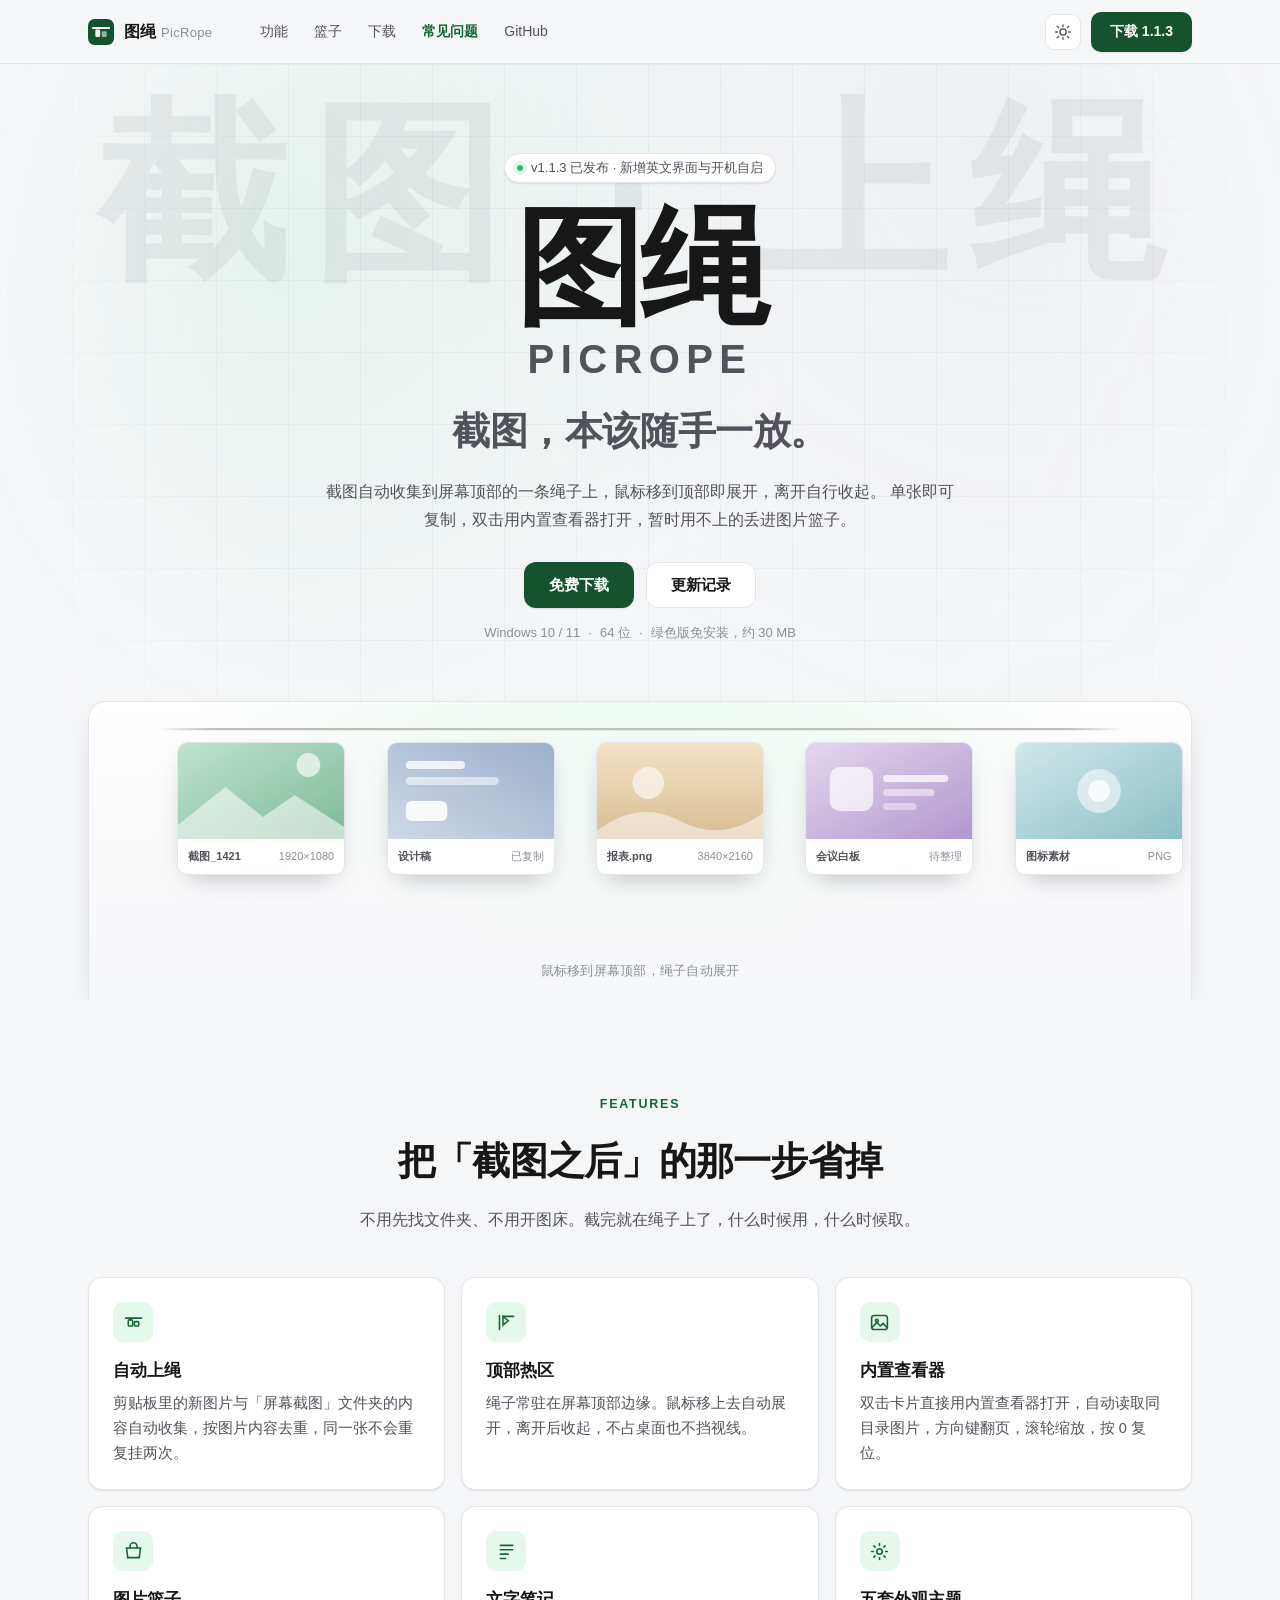
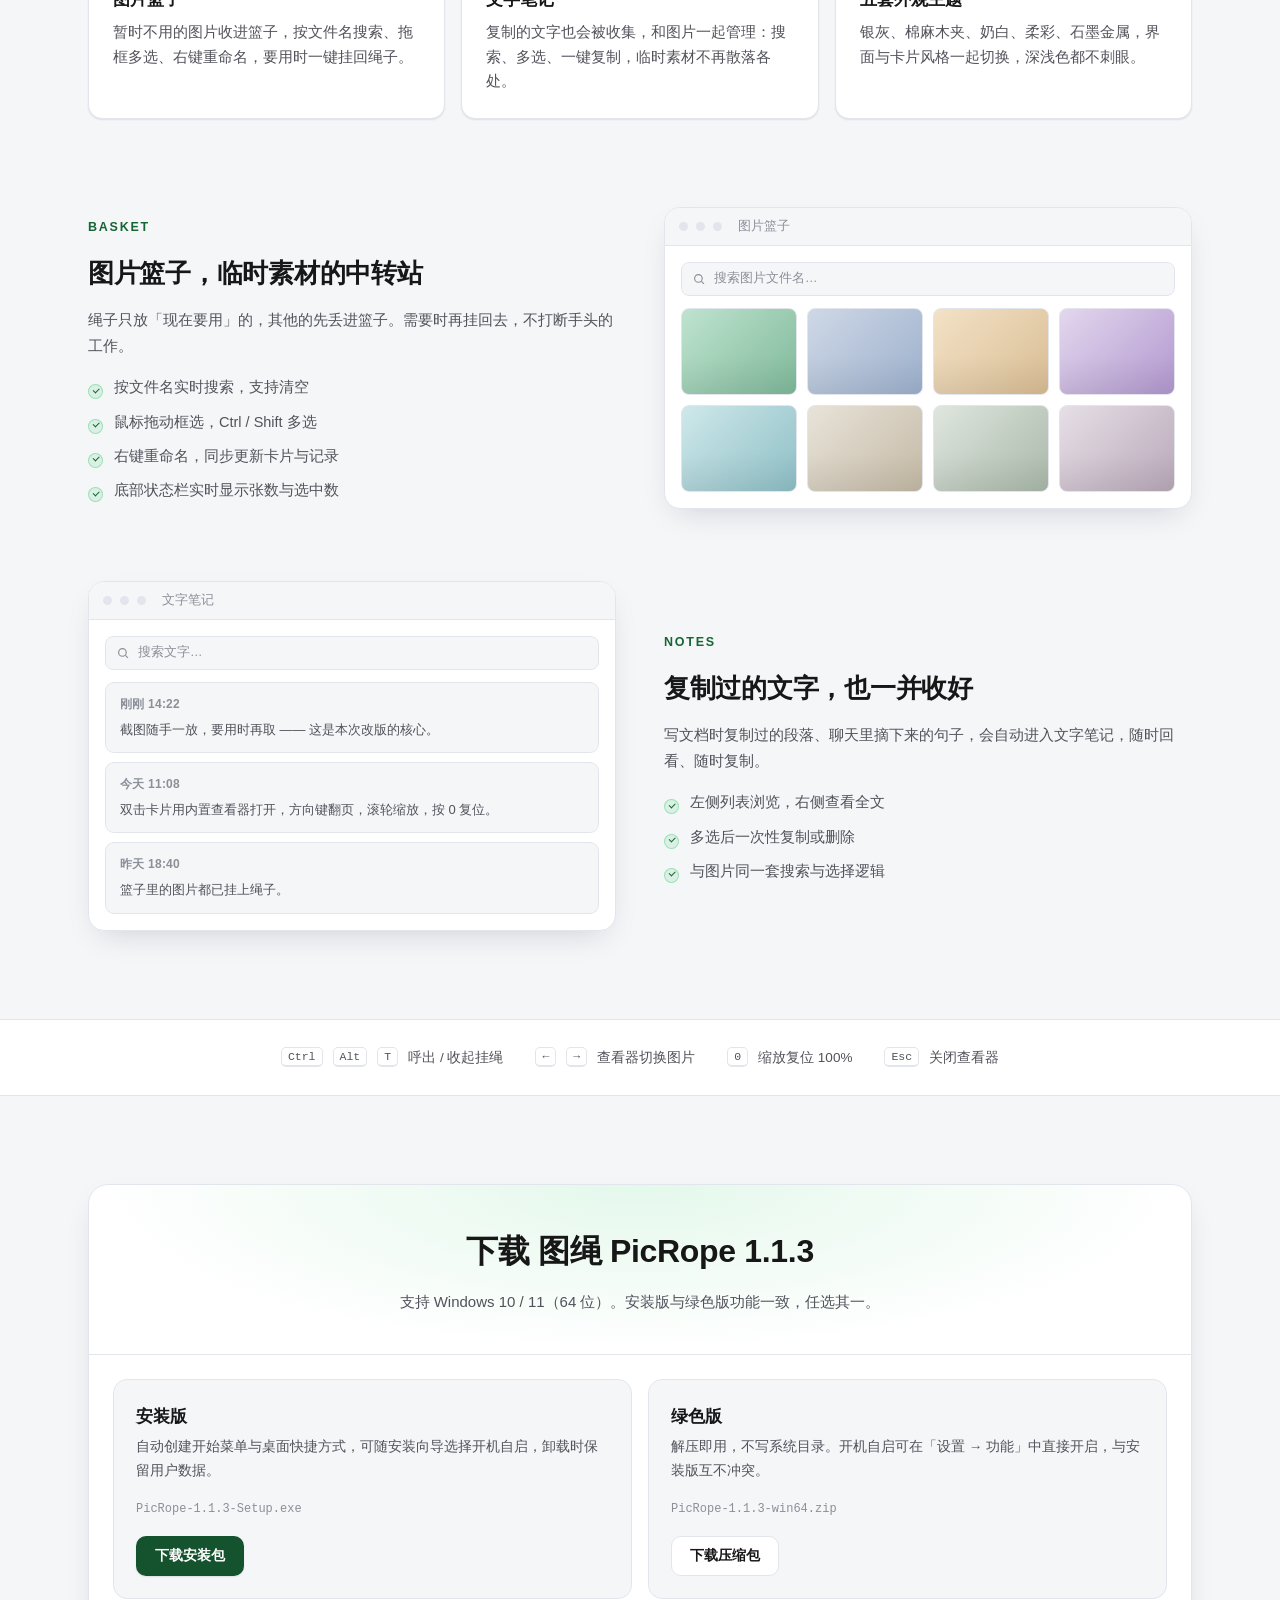
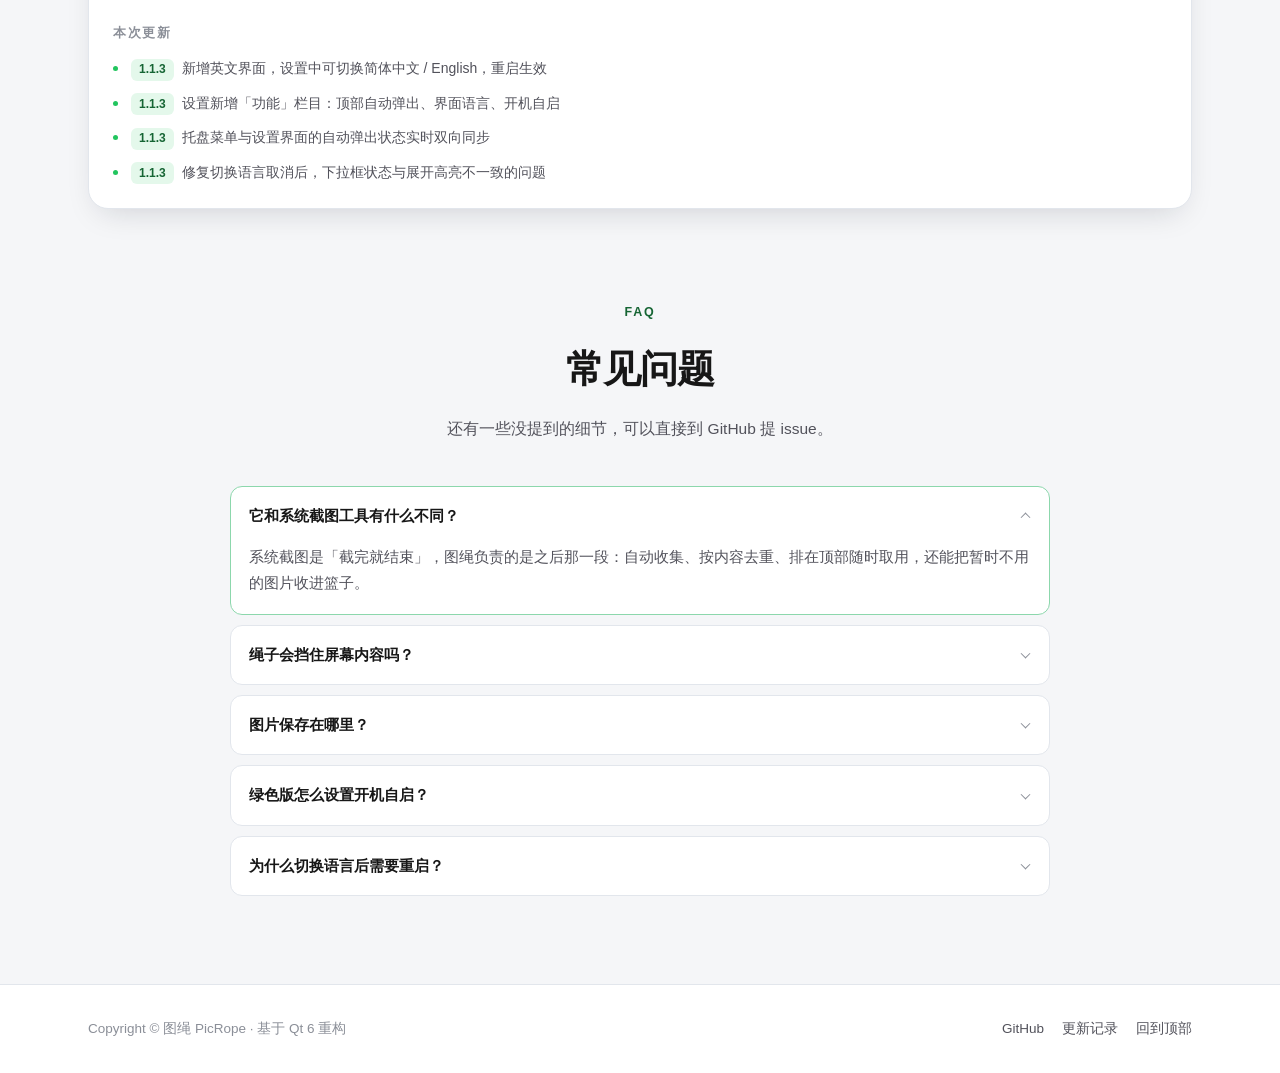
<file: index.html>
<!DOCTYPE html>
<html lang="zh-CN" dir="ltr">
<head>
<meta charset="utf-8">
<meta name="viewport" content="width=device-width,initial-scale=1">
<title>图绳 PicRope · 截图随手一放，要用时再取</title>
<meta name="description" content="图绳 PicRope 是一款 Windows 截图暂存与桌面贴图工具：自动收集截图到屏幕顶部的一条绳子上，鼠标移到顶部即展开，图片篮子、文字笔记、内置查看器一应俱全。">
<meta name="theme-color" content="#f5f6f8">
<link rel="icon" href="data:image/svg+xml,%3Csvg xmlns='http://www.w3.org/2000/svg' viewBox='0 0 32 32'%3E%3Crect width='32' height='32' rx='8' fill='%2314532d'/%3E%3Cpath d='M6 11h20' stroke='%23fff' stroke-width='2.4' stroke-linecap='round'/%3E%3Crect x='9' y='13' width='6' height='9' rx='1.4' fill='%23fff' opacity='.9'/%3E%3Crect x='17' y='15' width='6' height='7' rx='1.4' fill='%23fff' opacity='.55'/%3E%3C/svg%3E">
<style>
/* ============ 设计变量：对齐参考站（VitePress + 绿色主题） ============ */
:root{
  --c-bg:#f5f6f8;
  --c-bg-alt:#dde3ea;
  --c-surface:#ffffff;
  --c-border:#e2e6ec;
  --c-text-1:#171717;
  --c-text-2:#52525b;
  --c-text-3:#8b8f98;
  --c-brand-1:#14532d;
  --c-brand-2:#166534;
  --c-brand-3:#22c55e;
  --c-brand-soft:rgba(34,197,94,.12);
  --c-code-bg:#eef1f5;
  --shadow-1:0 1px 2px rgba(0,0,0,.04),0 1px 2px rgba(0,0,0,.06);
  --shadow-2:0 12px 32px -12px rgba(16,24,40,.18);
  --radius:14px;
  --nav-h:64px;
  --font:"Avenir Next","Segoe UI","PingFang SC","Hiragino Sans GB","Microsoft YaHei",sans-serif;
  --font-mono:"SFMono-Regular",Consolas,"Liberation Mono",Menlo,monospace;
}
html.dark{
  --c-bg:#000000;
  --c-bg-alt:#0a0a0a;
  --c-surface:#101012;
  --c-border:#232326;
  --c-text-1:#f5f7fb;
  --c-text-2:#b7bcc6;
  --c-text-3:#7d828c;
  --c-brand-1:#ffffff;
  --c-brand-2:#e5e5e5;
  --c-brand-3:#22c55e;
  --c-brand-soft:rgba(34,197,94,.16);
  --c-code-bg:#17171a;
  --shadow-1:0 1px 2px rgba(0,0,0,.4);
  --shadow-2:0 16px 40px -16px rgba(0,0,0,.8);
}
*,*::before,*::after{box-sizing:border-box}
html{scroll-behavior:smooth}
body{
  margin:0;background:var(--c-bg);color:var(--c-text-1);font-family:var(--font);
  font-size:16px;line-height:1.75;-webkit-font-smoothing:antialiased;
  transition:background-color .25s ease,color .25s ease;
}
a{color:inherit;text-decoration:none}
img{max-width:100%}
.container{width:100%;max-width:1152px;margin:0 auto;padding:0 24px}

/* ============ 顶部导航 ============ */
.nav{
  position:sticky;top:0;z-index:50;height:var(--nav-h);
  background:color-mix(in srgb,var(--c-bg) 88%,transparent);
  backdrop-filter:saturate(180%) blur(12px);
  border-bottom:1px solid var(--c-border);
}
.nav .container{height:100%;display:flex;align-items:center;gap:8px}
.brand{display:flex;align-items:center;gap:10px;font-weight:600;font-size:16px;letter-spacing:.2px;flex:0 0 auto}
.brand svg{width:26px;height:26px;flex:0 0 auto}
.brand small{color:var(--c-text-3);font-weight:500;font-size:13px;letter-spacing:.3px}
.nav-links{display:flex;align-items:center;gap:2px;margin-left:28px}
.nav-links a{
  padding:6px 12px;border-radius:8px;font-size:14px;color:var(--c-text-2);
  transition:color .2s,background-color .2s;
}
.nav-links a:hover{color:var(--c-text-1);background:var(--c-brand-soft)}
.nav-links a.active{color:var(--c-brand-2);font-weight:600}
html.dark .nav-links a.active{color:var(--c-brand-3)}
.nav-right{margin-left:auto;display:flex;align-items:center;gap:10px}
.icon-btn{
  width:36px;height:36px;display:grid;place-items:center;border-radius:9px;
  border:1px solid var(--c-border);background:var(--c-surface);color:var(--c-text-2);
  cursor:pointer;transition:all .2s;
}
.icon-btn:hover{color:var(--c-brand-1);border-color:var(--c-brand-3);transform:translateY(-1px)}
.icon-btn svg{width:18px;height:18px}
.btn{
  display:inline-flex;align-items:center;justify-content:center;gap:8px;
  height:40px;padding:0 18px;border-radius:10px;border:1px solid transparent;
  font-size:14px;font-weight:600;font-family:inherit;cursor:pointer;
  transition:transform .18s ease,box-shadow .18s ease,background-color .18s,color .18s,border-color .18s;
  white-space:nowrap;
}
.btn-primary{background:var(--c-brand-1);color:#fff;box-shadow:var(--shadow-1)}
html.dark .btn-primary{background:#fff;color:#0b0b0d}
.btn-primary:hover{transform:translateY(-1px);box-shadow:var(--shadow-2)}
.btn-ghost{background:var(--c-surface);color:var(--c-text-1);border-color:var(--c-border)}
.btn-ghost:hover{border-color:var(--c-brand-3);color:var(--c-brand-2);transform:translateY(-1px)}
html.dark .btn-ghost:hover{color:var(--c-brand-3)}
.btn-lg{height:46px;padding:0 24px;font-size:15px;border-radius:12px}

/* ============ 英雄区：大字排版 + 背景水印字 ============ */
.hero{position:relative;overflow:hidden;padding:88px 0 0;text-align:center}
.hero::before{
  content:"";position:absolute;inset:0;z-index:0;pointer-events:none;
  background-image:
    radial-gradient(circle at 22% 18%,var(--c-brand-soft),transparent 42%),
    radial-gradient(circle at 80% 8%,rgba(120,140,170,.10),transparent 46%),
    linear-gradient(var(--c-border) 1px,transparent 1px),
    linear-gradient(90deg,var(--c-border) 1px,transparent 1px);
  background-size:auto,auto,72px 72px,72px 72px;
  opacity:.55;
  mask-image:radial-gradient(ellipse at 50% 30%,#000 45%,transparent 78%);
}
.hero-watermark{
  position:absolute;z-index:0;top:34px;left:50%;transform:translateX(-50%);
  font-size:clamp(72px,15vw,220px);font-weight:800;letter-spacing:.12em;
  color:var(--c-text-3);opacity:.13;white-space:nowrap;pointer-events:none;
  user-select:none;line-height:1;
}
.hero-inner{position:relative;z-index:1}
.hero-eyebrow{
  display:inline-flex;align-items:center;gap:8px;height:30px;padding:0 12px;
  border-radius:999px;border:1px solid var(--c-border);background:var(--c-surface);
  font-size:13px;color:var(--c-text-2);box-shadow:var(--shadow-1);
}
.hero-eyebrow i{width:6px;height:6px;border-radius:50%;background:var(--c-brand-3);box-shadow:0 0 0 4px var(--c-brand-soft)}
.hero h1{
  margin:22px 0 0;font-size:clamp(56px,10vw,132px);line-height:.98;
  font-weight:800;letter-spacing:-.02em;
}
.hero h1 .latin{display:block;font-size:clamp(22px,3.4vw,40px);font-weight:700;letter-spacing:.16em;color:var(--c-text-2);margin-top:10px}
.hero .tagline{
  margin:18px 0 0;font-size:clamp(22px,3.2vw,38px);font-weight:600;
  color:var(--c-text-2);letter-spacing:-.01em;
}
.hero .lede{
  max-width:640px;margin:14px auto 0;color:var(--c-text-2);font-size:16px;
}
.hero-actions{display:flex;justify-content:center;gap:12px;margin-top:28px;flex-wrap:wrap}
.hero-meta{margin-top:14px;font-size:13px;color:var(--c-text-3)}
.hero-meta span{margin:0 8px}
.kbd{
  display:inline-flex;align-items:center;height:20px;padding:0 6px;border-radius:5px;
  border:1px solid var(--c-border);border-bottom-width:2px;background:var(--c-surface);
  font-family:var(--font-mono);font-size:11.5px;color:var(--c-text-2);
}

/* ============ 绳子演示（纯 CSS 绘制） ============ */
.rope-stage{
  position:relative;height:300px;margin-top:56px;border-radius:18px 18px 0 0;
  border:1px solid var(--c-border);border-bottom:none;
  background:
    radial-gradient(ellipse at 50% -30%,rgba(34,197,94,.10),transparent 62%),
    linear-gradient(180deg,var(--c-surface),var(--c-bg));
  box-shadow:var(--shadow-2);overflow:hidden;
}
.rope-stage::after{
  content:"鼠标移到屏幕顶部，绳子自动展开";
  position:absolute;left:50%;bottom:18px;transform:translateX(-50%);
  font-size:12.5px;color:var(--c-text-3);letter-spacing:.02em;
}
.rope-line{
  position:absolute;left:6%;right:6%;top:26px;height:2px;border-radius:2px;
  background:linear-gradient(90deg,transparent,currentColor 6%,currentColor 94%,transparent);
  color:#c3bfb4;
  filter:drop-shadow(0 1px 0 rgba(0,0,0,.06));
}
html.dark .rope-line{color:#3a3a3e}
.shot{
  position:absolute;top:40px;width:168px;border-radius:10px;overflow:hidden;
  background:var(--c-surface);border:1px solid var(--c-border);
  box-shadow:0 10px 26px -12px rgba(16,24,40,.35);
  transform-origin:50% 0;transition:transform .35s cubic-bezier(.2,.8,.2,1),box-shadow .35s;
}
.shot:hover{transform:translateY(6px) rotate(var(--rot,0deg)) scale(1.04);box-shadow:0 18px 34px -14px rgba(16,24,40,.4);z-index:3}
.shot::before{
  content:"";position:absolute;top:-14px;left:50%;width:1.5px;height:14px;
  background:#c3bfb4;transform:translateX(-50%);
}
html.dark .shot::before{background:#3a3a3e}
.shot::after{
  content:"";position:absolute;top:-19px;left:50%;width:9px;height:9px;border-radius:50%;
  background:#c3bfb4;transform:translateX(-50%);
}
html.dark .shot::after{background:#3a3a3e}
.shot-art{height:96px;display:block;width:100%}
.shot-cap{display:flex;align-items:center;justify-content:space-between;padding:8px 10px;font-size:11px;color:var(--c-text-3)}
.shot-cap b{font-weight:600;color:var(--c-text-2)}
.shot:nth-child(2){left:8%;--rot:-2.4deg}
.shot:nth-child(3){left:27%;--rot:1.6deg}
.shot:nth-child(4){left:46%;--rot:-1.2deg}
.shot:nth-child(5){left:65%;--rot:2.2deg}
.shot:nth-child(6){left:84%;--rot:-1.8deg}
@media (max-width:1080px){.shot:nth-child(6){display:none}}
@media (max-width:900px){.shot:nth-child(5){display:none}.shot{width:150px}}
@media (max-width:720px){.rope-stage{height:250px}.shot:nth-child(3),.shot:nth-child(4){display:none}.shot:nth-child(2){left:16%}.shot{width:136px}}

/* ============ 通用区块 ============ */
section{padding:88px 0}
.section-head{max-width:720px;margin:0 auto 44px;text-align:center}
.section-head h2{
  margin:0;font-size:clamp(26px,4vw,38px);font-weight:800;letter-spacing:-.02em;
}
.section-head p{margin:12px 0 0;color:var(--c-text-2);font-size:15.5px}
.eyebrow{
  display:inline-block;margin-bottom:12px;font-size:12.5px;font-weight:700;
  letter-spacing:.14em;text-transform:uppercase;color:var(--c-brand-2);
}
html.dark .eyebrow{color:var(--c-brand-3)}

/* ============ 功能卡片 ============ */
.grid{display:grid;grid-template-columns:repeat(3,1fr);gap:16px}
.card{
  position:relative;padding:24px;border-radius:var(--radius);
  background:var(--c-surface);border:1px solid var(--c-border);
  box-shadow:var(--shadow-1);transition:transform .25s ease,border-color .25s,box-shadow .25s;
}
.card:hover{transform:translateY(-3px);border-color:color-mix(in srgb,var(--c-brand-3) 45%,var(--c-border));box-shadow:var(--shadow-2)}
.card .icon{
  width:40px;height:40px;border-radius:10px;display:grid;place-items:center;
  background:var(--c-brand-soft);color:var(--c-brand-2);margin-bottom:14px;
}
html.dark .card .icon{color:var(--c-brand-3)}
.card .icon svg{width:21px;height:21px}
.card h3{margin:0 0 6px;font-size:16.5px;font-weight:700}
.card p{margin:0;font-size:14.5px;color:var(--c-text-2);line-height:1.7}
@media (max-width:900px){.grid{grid-template-columns:repeat(2,1fr)}}
@media (max-width:620px){.grid{grid-template-columns:1fr}}

/* ============ 双栏展示 ============ */
.showcase{display:grid;grid-template-columns:1fr 1fr;gap:48px;align-items:center}
.showcase + .showcase{margin-top:72px}
.showcase.rev .copy{order:2}
.showcase h3{margin:0 0 10px;font-size:26px;font-weight:800;letter-spacing:-.01em}
.showcase p{margin:0 0 16px;color:var(--c-text-2);font-size:15px}
.tick{list-style:none;padding:0;margin:0;display:grid;gap:9px}
.tick li{position:relative;padding-left:26px;font-size:14.5px;color:var(--c-text-2)}
.tick li::before{
  content:"";position:absolute;left:0;top:9px;width:15px;height:15px;border-radius:50%;
  background:var(--c-brand-soft);
  box-shadow:inset 0 0 0 1px rgba(34,197,94,.35);
}
.tick li::after{
  content:"";position:absolute;left:4.5px;top:12.5px;width:6px;height:3.5px;
  border-left:1.6px solid var(--c-brand-2);border-bottom:1.6px solid var(--c-brand-2);
  transform:rotate(-45deg);
}
html.dark .tick li::after{border-color:var(--c-brand-3)}
.panel{
  border-radius:16px;border:1px solid var(--c-border);background:var(--c-surface);
  box-shadow:var(--shadow-2);overflow:hidden;
}
.panel-bar{
  display:flex;align-items:center;gap:8px;height:38px;padding:0 14px;
  border-bottom:1px solid var(--c-border);background:var(--c-bg);
  font-size:12.5px;color:var(--c-text-3);
}
.dot{width:9px;height:9px;border-radius:50%;background:var(--c-border)}
.panel-body{padding:16px}
.thumb-grid{display:grid;grid-template-columns:repeat(4,1fr);gap:10px}
.thumb{aspect-ratio:4/3;border-radius:8px;border:1px solid var(--c-border);overflow:hidden;position:relative}
.thumb::after{content:"";position:absolute;inset:0;background:linear-gradient(transparent 55%,rgba(0,0,0,.06))}
.search-row{
  display:flex;align-items:center;gap:8px;height:34px;padding:0 10px;margin-bottom:12px;
  border-radius:8px;border:1px solid var(--c-border);background:var(--c-bg);
  font-size:12.5px;color:var(--c-text-3);
}
.search-row svg{width:14px;height:14px}
.note{
  padding:12px 14px;border-radius:9px;border:1px solid var(--c-border);
  background:var(--c-bg);font-size:13px;color:var(--c-text-2);line-height:1.65;
}
.note + .note{margin-top:9px}
.note b{display:block;font-size:12px;color:var(--c-text-3);font-weight:600;margin-bottom:4px;letter-spacing:.02em}
@media (max-width:900px){.showcase{grid-template-columns:1fr;gap:28px}.showcase.rev .copy{order:0}}

/* ============ 快捷键条 ============ */
.strip{
  border-top:1px solid var(--c-border);border-bottom:1px solid var(--c-border);
  background:var(--c-surface);padding:26px 0;
}
.strip .container{display:flex;flex-wrap:wrap;gap:12px 32px;justify-content:center;align-items:center}
.strip .item{display:flex;align-items:center;gap:10px;font-size:13.5px;color:var(--c-text-2)}
.strip .item .kbd{font-size:11.5px}

/* ============ 下载区 ============ */
.dl-wrap{
  border-radius:20px;border:1px solid var(--c-border);background:var(--c-surface);
  box-shadow:var(--shadow-2);overflow:hidden;
}
.dl-top{
  padding:38px 32px;text-align:center;
  background:radial-gradient(ellipse at 50% 0%,var(--c-brand-soft),transparent 70%);
  border-bottom:1px solid var(--c-border);
}
.dl-top h2{margin:0;font-size:clamp(24px,3.4vw,32px);font-weight:800;letter-spacing:-.01em}
.dl-top p{margin:10px 0 0;color:var(--c-text-2);font-size:15px}
.dl-cards{display:grid;grid-template-columns:1fr 1fr;gap:16px;padding:24px}
.dl-card{
  padding:22px;border-radius:14px;border:1px solid var(--c-border);background:var(--c-bg);
  transition:border-color .25s,transform .25s;
}
.dl-card:hover{border-color:var(--c-brand-3);transform:translateY(-2px)}
.dl-card h3{margin:0 0 4px;font-size:17px;font-weight:700}
.dl-card p{margin:0 0 16px;font-size:13.5px;color:var(--c-text-2)}
.dl-card .file{
  display:block;margin-bottom:16px;font-family:var(--font-mono);font-size:12px;
  color:var(--c-text-3);
}
.changelog{padding:0 24px 24px}
.changelog h4{
  margin:0 0 12px;font-size:12.5px;font-weight:700;letter-spacing:.12em;
  text-transform:uppercase;color:var(--c-text-3);
}
.changelog ul{list-style:none;margin:0;padding:0;display:grid;gap:10px}
.changelog li{
  position:relative;padding-left:18px;font-size:14px;color:var(--c-text-2);
}
.changelog li::before{
  content:"";position:absolute;left:0;top:10px;width:5px;height:5px;border-radius:50%;
  background:var(--c-brand-3);
}
.changelog .ver{
  display:inline-flex;align-items:center;height:22px;padding:0 8px;margin-right:8px;
  border-radius:6px;background:var(--c-brand-soft);color:var(--c-brand-2);
  font-size:12px;font-weight:700;
}
html.dark .changelog .ver{color:var(--c-brand-3)}
@media (max-width:720px){.dl-cards{grid-template-columns:1fr}}

/* ============ FAQ ============ */
.faq{max-width:820px;margin:0 auto;display:grid;gap:10px}
details{
  border:1px solid var(--c-border);border-radius:12px;background:var(--c-surface);
  padding:0 18px;transition:border-color .2s;
}
details[open]{border-color:color-mix(in srgb,var(--c-brand-3) 45%,var(--c-border))}
summary{
  list-style:none;cursor:pointer;padding:16px 26px 16px 0;position:relative;
  font-weight:600;font-size:15px;
}
summary::-webkit-details-marker{display:none}
summary::after{
  content:"";position:absolute;right:2px;top:50%;width:7px;height:7px;
  border-right:1.8px solid var(--c-text-3);border-bottom:1.8px solid var(--c-text-3);
  transform:translateY(-70%) rotate(45deg);transition:transform .25s;
}
details[open] summary::after{transform:translateY(-30%) rotate(-135deg)}
details p{margin:0;padding:0 0 18px;color:var(--c-text-2);font-size:14.5px}

/* ============ 页脚 ============ */
footer{
  border-top:1px solid var(--c-border);padding:32px 0;background:var(--c-surface);
}
footer .container{display:flex;flex-wrap:wrap;gap:12px;align-items:center;justify-content:space-between}
footer .left{font-size:13.5px;color:var(--c-text-3)}
footer .links{display:flex;gap:18px;font-size:13.5px;color:var(--c-text-2)}
footer .links a:hover{color:var(--c-brand-2)}
html.dark footer .links a:hover{color:var(--c-brand-3)}

/* ============ 入场动画 ============ */
.reveal{opacity:0;transform:translateY(18px);transition:opacity .6s ease,transform .6s ease}
.reveal.in{opacity:1;transform:none}
@media (prefers-reduced-motion:reduce){.reveal{opacity:1;transform:none;transition:none}}
@media (max-width:860px){.nav-links{display:none}.hero{padding-top:56px}}
</style>
</head>
<body>

<!-- ================= 导航 ================= -->
<header class="nav">
  <div class="container">
    <a class="brand" href="#top">
      <svg viewBox="0 0 32 32" aria-hidden="true">
        <rect width="32" height="32" rx="8" fill="currentColor" style="color:var(--c-brand-1)"/>
        <path d="M6 11h20" stroke="#fff" stroke-width="2.4" stroke-linecap="round"/>
        <rect x="9" y="13" width="6" height="9" rx="1.4" fill="#fff" opacity=".92"/>
        <rect x="17" y="15" width="6" height="7" rx="1.4" fill="#fff" opacity=".55"/>
      </svg>
      <span>图绳 <small>PicRope</small></span>
    </a>
    <nav class="nav-links">
      <a href="#features" class="active">功能</a>
      <a href="#basket">篮子</a>
      <a href="#download">下载</a>
      <a href="#faq">常见问题</a>
      <a href="https://github.com/2058763315/qt_PicRope" target="_blank" rel="noreferrer">GitHub</a>
    </nav>
    <div class="nav-right">
      <button class="icon-btn" id="themeBtn" type="button" aria-label="切换外观">
        <svg id="themeIcon" viewBox="0 0 24 24" fill="none" stroke="currentColor" stroke-width="1.8" stroke-linecap="round">
          <circle cx="12" cy="12" r="4.2"/><path d="M12 2.4v2.2M12 19.4v2.2M4.3 4.3l1.6 1.6M18.1 18.1l1.6 1.6M2.4 12h2.2M19.4 12h2.2M4.3 19.7l1.6-1.6M18.1 5.9l1.6-1.6"/>
        </svg>
      </button>
      <a class="btn btn-primary" href="#download">下载 1.1.3</a>
    </div>
  </div>
</header>

<!-- ================= 英雄区 ================= -->
<main id="top">
<div class="hero">
  <div class="hero-watermark" aria-hidden="true">截图 · 上绳</div>
  <div class="container hero-inner">
    <span class="hero-eyebrow"><i></i>v1.1.3 已发布 · 新增英文界面与开机自启</span>
    <h1>图绳<span class="latin">PICROPE</span></h1>
    <p class="tagline">截图，本该随手一放。</p>
    <p class="lede">
      截图自动收集到屏幕顶部的一条绳子上，鼠标移到顶部即展开，离开自行收起。
      单张即可复制，双击用内置查看器打开，暂时用不上的丢进图片篮子。
    </p>
    <div class="hero-actions">
      <a class="btn btn-primary btn-lg" href="#download">免费下载</a>
      <a class="btn btn-ghost btn-lg" href="https://github.com/2058763315/qt_PicRope/releases" target="_blank" rel="noreferrer">更新记录</a>
    </div>
    <p class="hero-meta">Windows 10 / 11<span>·</span>64 位<span>·</span>绿色版免安装，约 30 MB</p>

    <!-- 绳子演示 -->
    <div class="rope-stage" aria-hidden="true">
      <div class="rope-line"></div>

      <div class="shot">
        <svg class="shot-art" viewBox="0 0 168 96" preserveAspectRatio="none">
          <defs><linearGradient id="g1" x1="0" y1="0" x2="1" y2="1">
            <stop offset="0" stop-color="#bfe3cf"/><stop offset="1" stop-color="#7fb99a"/></linearGradient></defs>
          <rect width="168" height="96" fill="url(#g1)"/>
          <circle cx="132" cy="22" r="12" fill="#fff" opacity=".65"/>
          <path d="M0 82 L48 44 L86 74 L118 52 L168 84 V96 H0 Z" fill="#fff" opacity=".55"/>
        </svg>
        <div class="shot-cap"><b>截图_1421</b><span>1920×1080</span></div>
      </div>

      <div class="shot">
        <svg class="shot-art" viewBox="0 0 168 96" preserveAspectRatio="none">
          <defs><linearGradient id="g2" x1="0" y1="1" x2="1" y2="0">
            <stop offset="0" stop-color="#cfd8e6"/><stop offset="1" stop-color="#9cb0cd"/></linearGradient></defs>
          <rect width="168" height="96" fill="url(#g2)"/>
          <rect x="18" y="18" width="60" height="8" rx="4" fill="#fff" opacity=".8"/>
          <rect x="18" y="34" width="94" height="8" rx="4" fill="#fff" opacity=".55"/>
          <rect x="18" y="58" width="42" height="20" rx="6" fill="#fff" opacity=".9"/>
        </svg>
        <div class="shot-cap"><b>设计稿</b><span>已复制</span></div>
      </div>

      <div class="shot">
        <svg class="shot-art" viewBox="0 0 168 96" preserveAspectRatio="none">
          <defs><linearGradient id="g3" x1="0" y1="0" x2="0" y2="1">
            <stop offset="0" stop-color="#f3e2c7"/><stop offset="1" stop-color="#d9bd93"/></linearGradient></defs>
          <rect width="168" height="96" fill="url(#g3)"/>
          <circle cx="52" cy="40" r="16" fill="#fff" opacity=".6"/>
          <path d="M0 88 Q42 56 84 78 T168 70 V96 H0 Z" fill="#fff" opacity=".5"/>
        </svg>
        <div class="shot-cap"><b>报表.png</b><span>3840×2160</span></div>
      </div>

      <div class="shot">
        <svg class="shot-art" viewBox="0 0 168 96" preserveAspectRatio="none">
          <defs><linearGradient id="g4" x1="0" y1="0" x2="1" y2="1">
            <stop offset="0" stop-color="#e3d7ee"/><stop offset="1" stop-color="#b198cf"/></linearGradient></defs>
          <rect width="168" height="96" fill="url(#g4)"/>
          <rect x="24" y="24" width="44" height="44" rx="10" fill="#fff" opacity=".7"/>
          <rect x="78" y="32" width="66" height="7" rx="3.5" fill="#fff" opacity=".75"/>
          <rect x="78" y="46" width="52" height="7" rx="3.5" fill="#fff" opacity=".5"/>
          <rect x="78" y="60" width="34" height="7" rx="3.5" fill="#fff" opacity=".4"/>
        </svg>
        <div class="shot-cap"><b>会议白板</b><span>待整理</span></div>
      </div>

      <div class="shot">
        <svg class="shot-art" viewBox="0 0 168 96" preserveAspectRatio="none">
          <defs><linearGradient id="g5" x1="0" y1="0" x2="1" y2="1">
            <stop offset="0" stop-color="#cfe8ea"/><stop offset="1" stop-color="#8dbfc6"/></linearGradient></defs>
          <rect width="168" height="96" fill="url(#g5)"/>
          <circle cx="84" cy="48" r="22" fill="#fff" opacity=".55"/>
          <circle cx="84" cy="48" r="11" fill="#fff" opacity=".8"/>
        </svg>
        <div class="shot-cap"><b>图标素材</b><span>PNG</span></div>
      </div>
    </div>
  </div>
</div>

<!-- ================= 功能 ================= -->
<section id="features">
  <div class="container">
    <div class="section-head reveal">
      <span class="eyebrow">Features</span>
      <h2>把「截图之后」的那一步省掉</h2>
      <p>不用先找文件夹、不用开图床。截完就在绳子上了，什么时候用，什么时候取。</p>
    </div>

    <div class="grid">
      <article class="card reveal">
        <div class="icon"><svg viewBox="0 0 24 24" fill="none" stroke="currentColor" stroke-width="1.8" stroke-linecap="round"><path d="M3 7h18"/><rect x="6" y="9" width="5" height="7" rx="1.2"/><rect x="13" y="11" width="5" height="5" rx="1.2"/></svg></div>
        <h3>自动上绳</h3>
        <p>剪贴板里的新图片与「屏幕截图」文件夹的内容自动收集，按图片内容去重，同一张不会重复挂两次。</p>
      </article>

      <article class="card reveal">
        <div class="icon"><svg viewBox="0 0 24 24" fill="none" stroke="currentColor" stroke-width="1.8" stroke-linecap="round"><path d="M4 4v16"/><path d="M8 5h12"/><path d="M8 5l6 5-6 5z"/></svg></div>
        <h3>顶部热区</h3>
        <p>绳子常驻在屏幕顶部边缘。鼠标移上去自动展开，离开后收起，不占桌面也不挡视线。</p>
      </article>

      <article class="card reveal">
        <div class="icon"><svg viewBox="0 0 24 24" fill="none" stroke="currentColor" stroke-width="1.8" stroke-linecap="round"><rect x="3" y="4" width="18" height="16" rx="3"/><circle cx="9" cy="10" r="1.6"/><path d="M4 17l5-5 4 4 3-3 4 4"/></svg></div>
        <h3>内置查看器</h3>
        <p>双击卡片直接用内置查看器打开，自动读取同目录图片，方向键翻页，滚轮缩放，按 0 复位。</p>
      </article>

      <article class="card reveal">
        <div class="icon"><svg viewBox="0 0 24 24" fill="none" stroke="currentColor" stroke-width="1.8" stroke-linecap="round"><path d="M4 8h16l-1.4 11H5.4L4 8z"/><path d="M8 8V6a4 4 0 018 0v2"/></svg></div>
        <h3>图片篮子</h3>
        <p>暂时不用的图片收进篮子，按文件名搜索、拖框多选、右键重命名，要用时一键挂回绳子。</p>
      </article>

      <article class="card reveal">
        <div class="icon"><svg viewBox="0 0 24 24" fill="none" stroke="currentColor" stroke-width="1.8" stroke-linecap="round"><path d="M5 5h14M5 10h14M5 15h9M5 20h6"/></svg></div>
        <h3>文字笔记</h3>
        <p>复制的文字也会被收集，和图片一起管理：搜索、多选、一键复制，临时素材不再散落各处。</p>
      </article>

      <article class="card reveal">
        <div class="icon"><svg viewBox="0 0 24 24" fill="none" stroke="currentColor" stroke-width="1.8" stroke-linecap="round"><circle cx="12" cy="12" r="3.2"/><path d="M12 3v2M12 19v2M3 12h2M19 12h2M5.6 5.6l1.4 1.4M17 17l1.4 1.4M18.4 5.6L17 7M7 17l-1.4 1.4"/></svg></div>
        <h3>五套外观主题</h3>
        <p>银灰、棉麻木夹、奶白、柔彩、石墨金属，界面与卡片风格一起切换，深浅色都不刺眼。</p>
      </article>
    </div>
  </div>
</section>

<!-- ================= 篮子展示 ================= -->
<section id="basket" style="padding-top:0">
  <div class="container">

    <div class="showcase reveal">
      <div class="copy">
        <span class="eyebrow">Basket</span>
        <h3>图片篮子，临时素材的中转站</h3>
        <p>绳子只放「现在要用」的，其他的先丢进篮子。需要时再挂回去，不打断手头的工作。</p>
        <ul class="tick">
          <li>按文件名实时搜索，支持清空</li>
          <li>鼠标拖动框选，Ctrl / Shift 多选</li>
          <li>右键重命名，同步更新卡片与记录</li>
          <li>底部状态栏实时显示张数与选中数</li>
        </ul>
      </div>
      <div class="panel">
        <div class="panel-bar"><span class="dot"></span><span class="dot"></span><span class="dot"></span><span style="margin-left:8px">图片篮子</span></div>
        <div class="panel-body">
          <div class="search-row">
            <svg viewBox="0 0 24 24" fill="none" stroke="currentColor" stroke-width="2"><circle cx="11" cy="11" r="6.5"/><path d="M16 16l4.5 4.5"/></svg>
            搜索图片文件名…
          </div>
          <div class="thumb-grid">
            <div class="thumb" style="background:linear-gradient(135deg,#bfe3cf,#7fb99a)"></div>
            <div class="thumb" style="background:linear-gradient(135deg,#cfd8e6,#9cb0cd)"></div>
            <div class="thumb" style="background:linear-gradient(135deg,#f3e2c7,#d9bd93)"></div>
            <div class="thumb" style="background:linear-gradient(135deg,#e3d7ee,#b198cf)"></div>
            <div class="thumb" style="background:linear-gradient(135deg,#cfe8ea,#8dbfc6)"></div>
            <div class="thumb" style="background:linear-gradient(135deg,#e8e3d9,#c4b9a5)"></div>
            <div class="thumb" style="background:linear-gradient(135deg,#dfe6df,#a9b8a9)"></div>
            <div class="thumb" style="background:linear-gradient(135deg,#e6dfe6,#b9a8b9)"></div>
          </div>
        </div>
      </div>
    </div>

    <div class="showcase rev reveal">
      <div class="copy">
        <span class="eyebrow">Notes</span>
        <h3>复制过的文字，也一并收好</h3>
        <p>写文档时复制过的段落、聊天里摘下来的句子，会自动进入文字笔记，随时回看、随时复制。</p>
        <ul class="tick">
          <li>左侧列表浏览，右侧查看全文</li>
          <li>多选后一次性复制或删除</li>
          <li>与图片同一套搜索与选择逻辑</li>
        </ul>
      </div>
      <div class="panel">
        <div class="panel-bar"><span class="dot"></span><span class="dot"></span><span class="dot"></span><span style="margin-left:8px">文字笔记</span></div>
        <div class="panel-body">
          <div class="search-row">
            <svg viewBox="0 0 24 24" fill="none" stroke="currentColor" stroke-width="2"><circle cx="11" cy="11" r="6.5"/><path d="M16 16l4.5 4.5"/></svg>
            搜索文字…
          </div>
          <div class="note"><b>刚刚 14:22</b>截图随手一放，要用时再取 —— 这是本次改版的核心。</div>
          <div class="note"><b>今天 11:08</b>双击卡片用内置查看器打开，方向键翻页，滚轮缩放，按 0 复位。</div>
          <div class="note"><b>昨天 18:40</b>篮子里的图片都已挂上绳子。</div>
        </div>
      </div>
    </div>

  </div>
</section>

<!-- ================= 快捷键 ================= -->
<div class="strip">
  <div class="container">
    <div class="item"><span class="kbd">Ctrl</span><span class="kbd">Alt</span><span class="kbd">T</span><span>呼出 / 收起挂绳</span></div>
    <div class="item"><span class="kbd">←</span><span class="kbd">→</span><span>查看器切换图片</span></div>
    <div class="item"><span class="kbd">0</span><span>缩放复位 100%</span></div>
    <div class="item"><span class="kbd">Esc</span><span>关闭查看器</span></div>
  </div>
</div>

<!-- ================= 下载 ================= -->
<section id="download">
  <div class="container">
    <div class="dl-wrap reveal">
      <div class="dl-top">
        <h2>下载 图绳 PicRope 1.1.3</h2>
        <p>支持 Windows 10 / 11（64 位）。安装版与绿色版功能一致，任选其一。</p>
      </div>

      <div class="dl-cards">
        <div class="dl-card">
          <h3>安装版</h3>
          <p>自动创建开始菜单与桌面快捷方式，可随安装向导选择开机自启，卸载时保留用户数据。</p>
          <span class="file">PicRope-1.1.3-Setup.exe</span>
          <a class="btn btn-primary" href="https://github.com/2058763315/qt_PicRope/releases" target="_blank" rel="noreferrer">下载安装包</a>
        </div>
        <div class="dl-card">
          <h3>绿色版</h3>
          <p>解压即用，不写系统目录。开机自启可在「设置 → 功能」中直接开启，与安装版互不冲突。</p>
          <span class="file">PicRope-1.1.3-win64.zip</span>
          <a class="btn btn-ghost" href="https://github.com/2058763315/qt_PicRope/releases" target="_blank" rel="noreferrer">下载压缩包</a>
        </div>
      </div>

      <div class="changelog">
        <h4>本次更新</h4>
        <ul>
          <li><span class="ver">1.1.3</span>新增英文界面，设置中可切换简体中文 / English，重启生效</li>
          <li><span class="ver">1.1.3</span>设置新增「功能」栏目：顶部自动弹出、界面语言、开机自启</li>
          <li><span class="ver">1.1.3</span>托盘菜单与设置界面的自动弹出状态实时双向同步</li>
          <li><span class="ver">1.1.3</span>修复切换语言取消后，下拉框状态与展开高亮不一致的问题</li>
        </ul>
      </div>
    </div>
  </div>
</section>

<!-- ================= FAQ ================= -->
<section id="faq" style="padding-top:0">
  <div class="container">
    <div class="section-head reveal">
      <span class="eyebrow">FAQ</span>
      <h2>常见问题</h2>
      <p>还有一些没提到的细节，可以直接到 GitHub 提 issue。</p>
    </div>

    <div class="faq reveal">
      <details open>
        <summary>它和系统截图工具有什么不同？</summary>
        <p>系统截图是「截完就结束」，图绳负责的是之后那一段：自动收集、按内容去重、排在顶部随时取用，还能把暂时不用的图片收进篮子。</p>
      </details>
      <details>
        <summary>绳子会挡住屏幕内容吗？</summary>
        <p>不会。绳子贴在屏幕顶部边缘，平时隐藏，鼠标移到顶部才展开，离开就收起。也可以在托盘菜单里临时关掉自动弹出。</p>
      </details>
      <details>
        <summary>图片保存在哪里？</summary>
        <p>保存在程序目录下的 data 文件夹中，升级与卸载都会保留。取下图片时可选择保留原文件。</p>
      </details>
      <details>
        <summary>绿色版怎么设置开机自启？</summary>
        <p>打开「设置 → 功能」，勾选「开机时自动启动图绳」即可。它与安装包写入的是同一个注册表项，因此安装版在向导里勾选的自启，也能在这里关闭。</p>
      </details>
      <details>
        <summary>为什么切换语言后需要重启？</summary>
        <p>当前版本采用重启生效的方式加载翻译文件，切换时会询问是否立即重启，选「否」则保持原语言不变。</p>
      </details>
    </div>
  </div>
</section>
</main>

<!-- ================= 页脚 ================= -->
<footer>
  <div class="container">
    <div class="left">Copyright © 图绳 PicRope · 基于 Qt 6 重构</div>
    <div class="links">
      <a href="https://github.com/2058763315/qt_PicRope" target="_blank" rel="noreferrer">GitHub</a>
      <a href="https://github.com/2058763315/qt_PicRope/releases" target="_blank" rel="noreferrer">更新记录</a>
      <a href="#top">回到顶部</a>
    </div>
  </div>
</footer>

<script>
// 外观：跟随系统，可手动切换并记住选择
(function () {
  var root = document.documentElement;
  var saved = localStorage.getItem('picrope-theme');
  var prefersDark = window.matchMedia('(prefers-color-scheme: dark)').matches;
  if (saved === 'dark' || (!saved && prefersDark)) root.classList.add('dark');

  var btn = document.getElementById('themeBtn');
  var icon = document.getElementById('themeIcon');
  function syncIcon() {
    icon.innerHTML = root.classList.contains('dark')
      ? '<path d="M20.5 14.2A8.6 8.6 0 019.8 3.5 8.7 8.7 0 1020.5 14.2z"/>'
      : '<circle cx="12" cy="12" r="4.2"/><path d="M12 2.4v2.2M12 19.4v2.2M4.3 4.3l1.6 1.6M18.1 18.1l1.6 1.6M2.4 12h2.2M19.4 12h2.2M4.3 19.7l1.6-1.6M18.1 5.9l1.6-1.6"/>';
  }
  syncIcon();
  btn.addEventListener('click', function () {
    root.classList.toggle('dark');
    localStorage.setItem('picrope-theme', root.classList.contains('dark') ? 'dark' : 'light');
    syncIcon();
  });
})();

// 滚动入场
(function () {
  var items = document.querySelectorAll('.reveal');
  if (!('IntersectionObserver' in window)) {
    items.forEach(function (el) { el.classList.add('in'); });
    return;
  }
  var io = new IntersectionObserver(function (entries) {
    entries.forEach(function (e) {
      if (e.isIntersecting) { e.target.classList.add('in'); io.unobserve(e.target); }
    });
  }, { threshold: 0.12 });
  items.forEach(function (el) { io.observe(el); });
})();

// 导航高亮
(function () {
  var links = Array.prototype.slice.call(document.querySelectorAll('.nav-links a[href^="#"]'));
  var sections = links.map(function (a) { return document.querySelector(a.getAttribute('href')); }).filter(Boolean);
  if (!sections.length) return;
  var io = new IntersectionObserver(function (entries) {
    entries.forEach(function (e) {
      if (!e.isIntersecting) return;
      links.forEach(function (a) { a.classList.toggle('active', a.getAttribute('href') === '#' + e.target.id); });
    });
  }, { rootMargin: '-45% 0px -50% 0px' });
  sections.forEach(function (s) { io.observe(s); });
})();
</script>
</body>
</html>
</file>
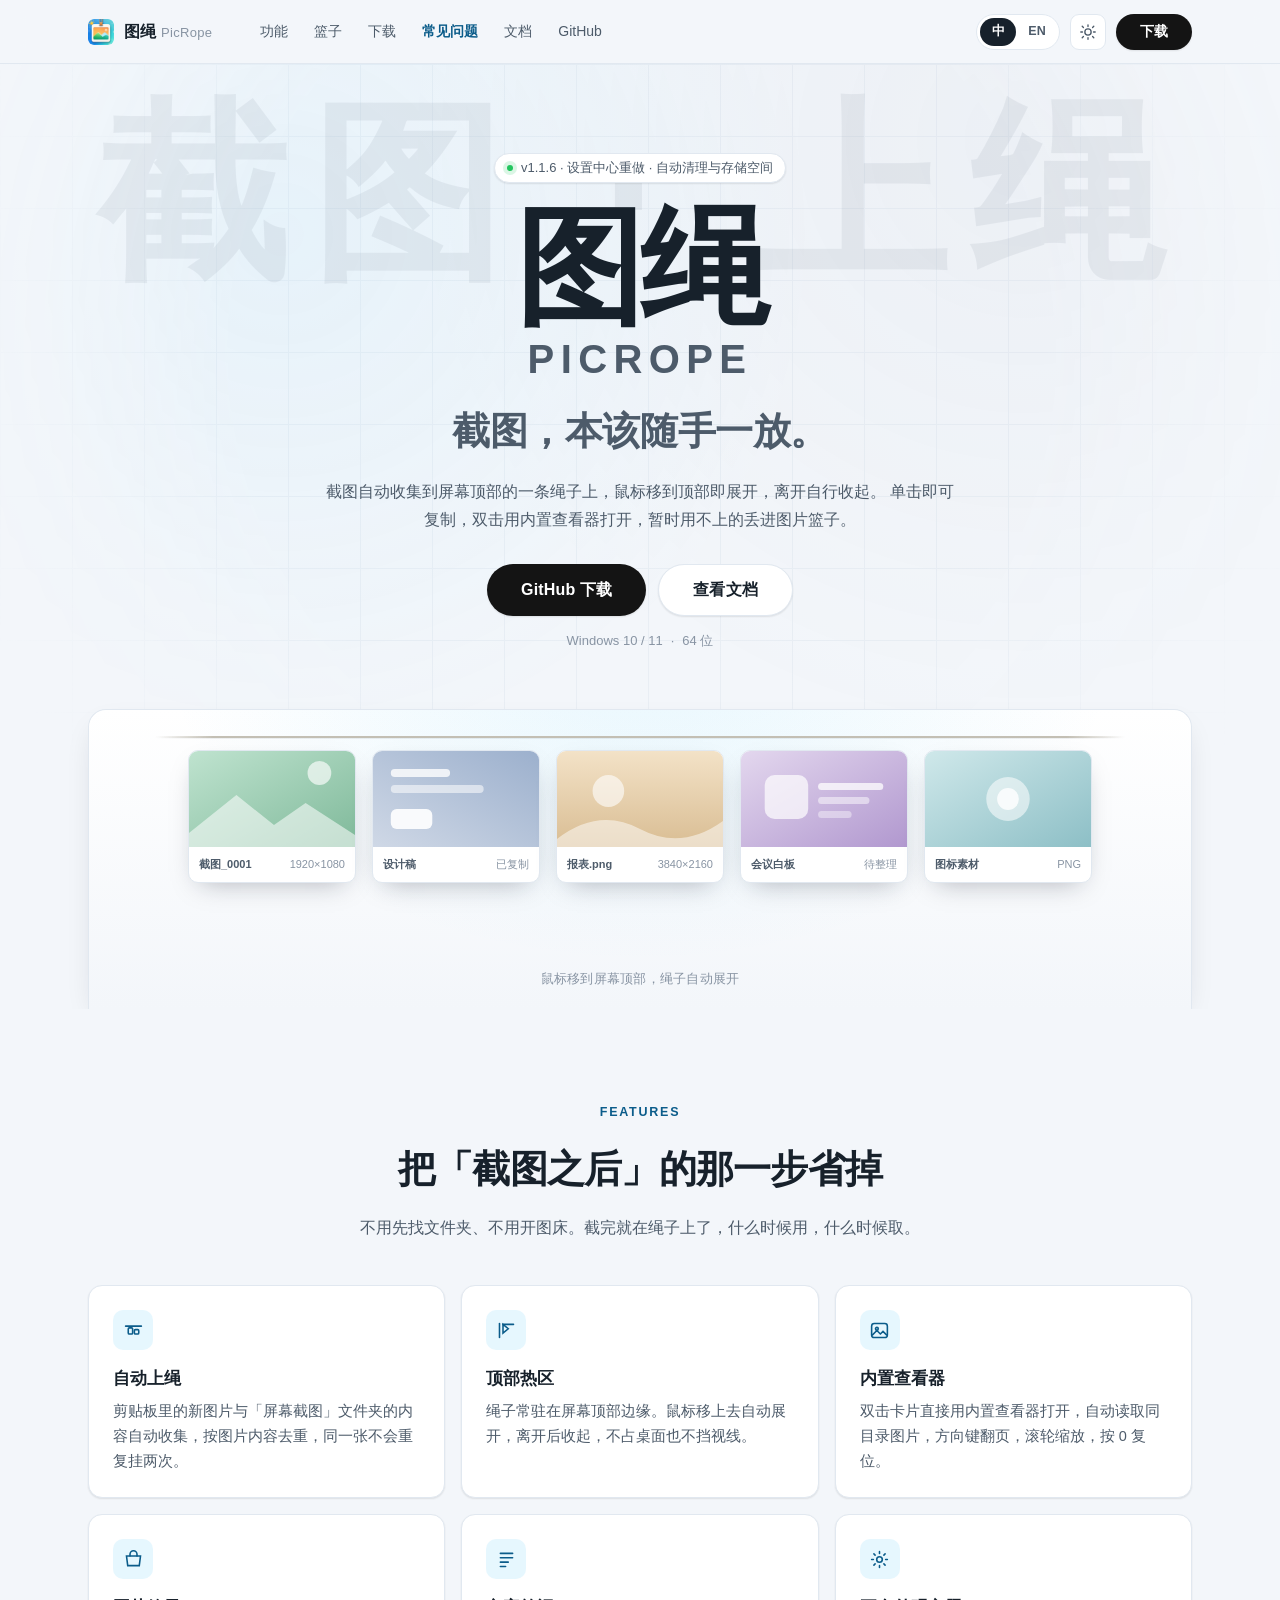
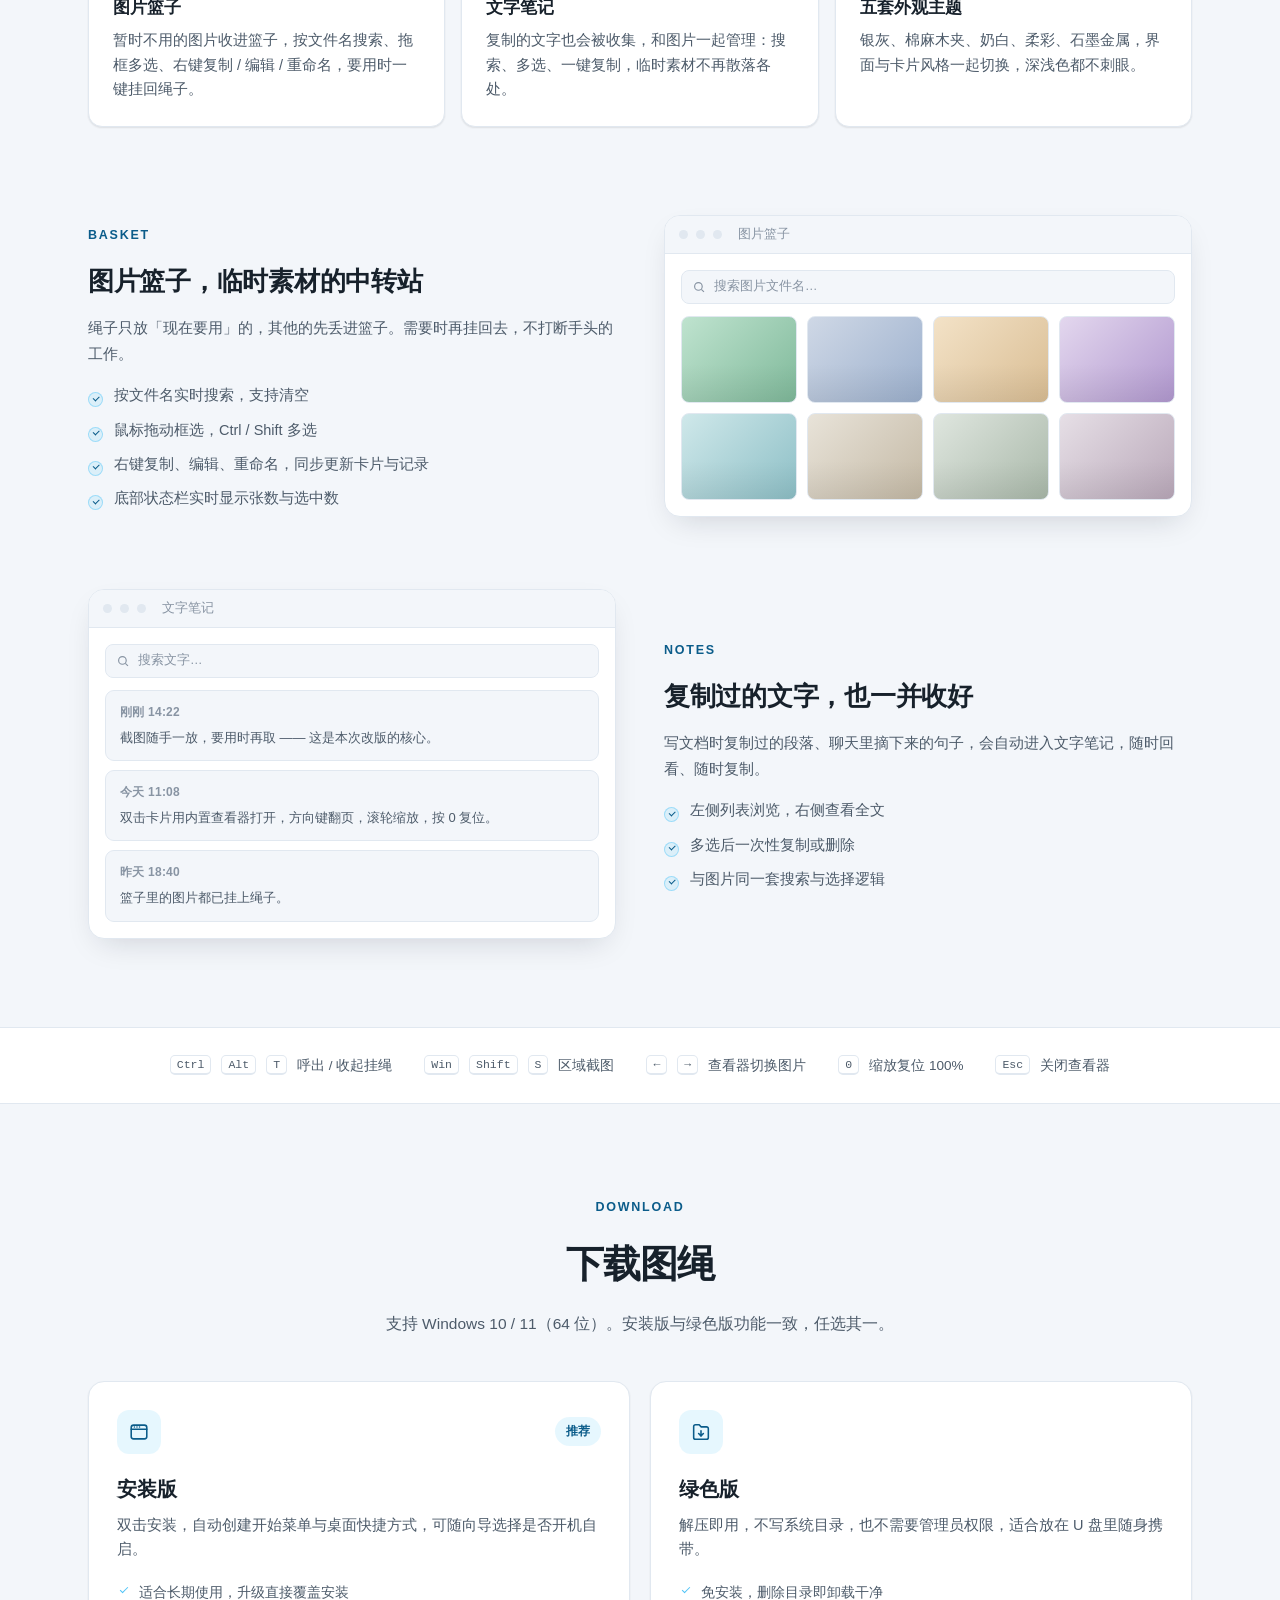
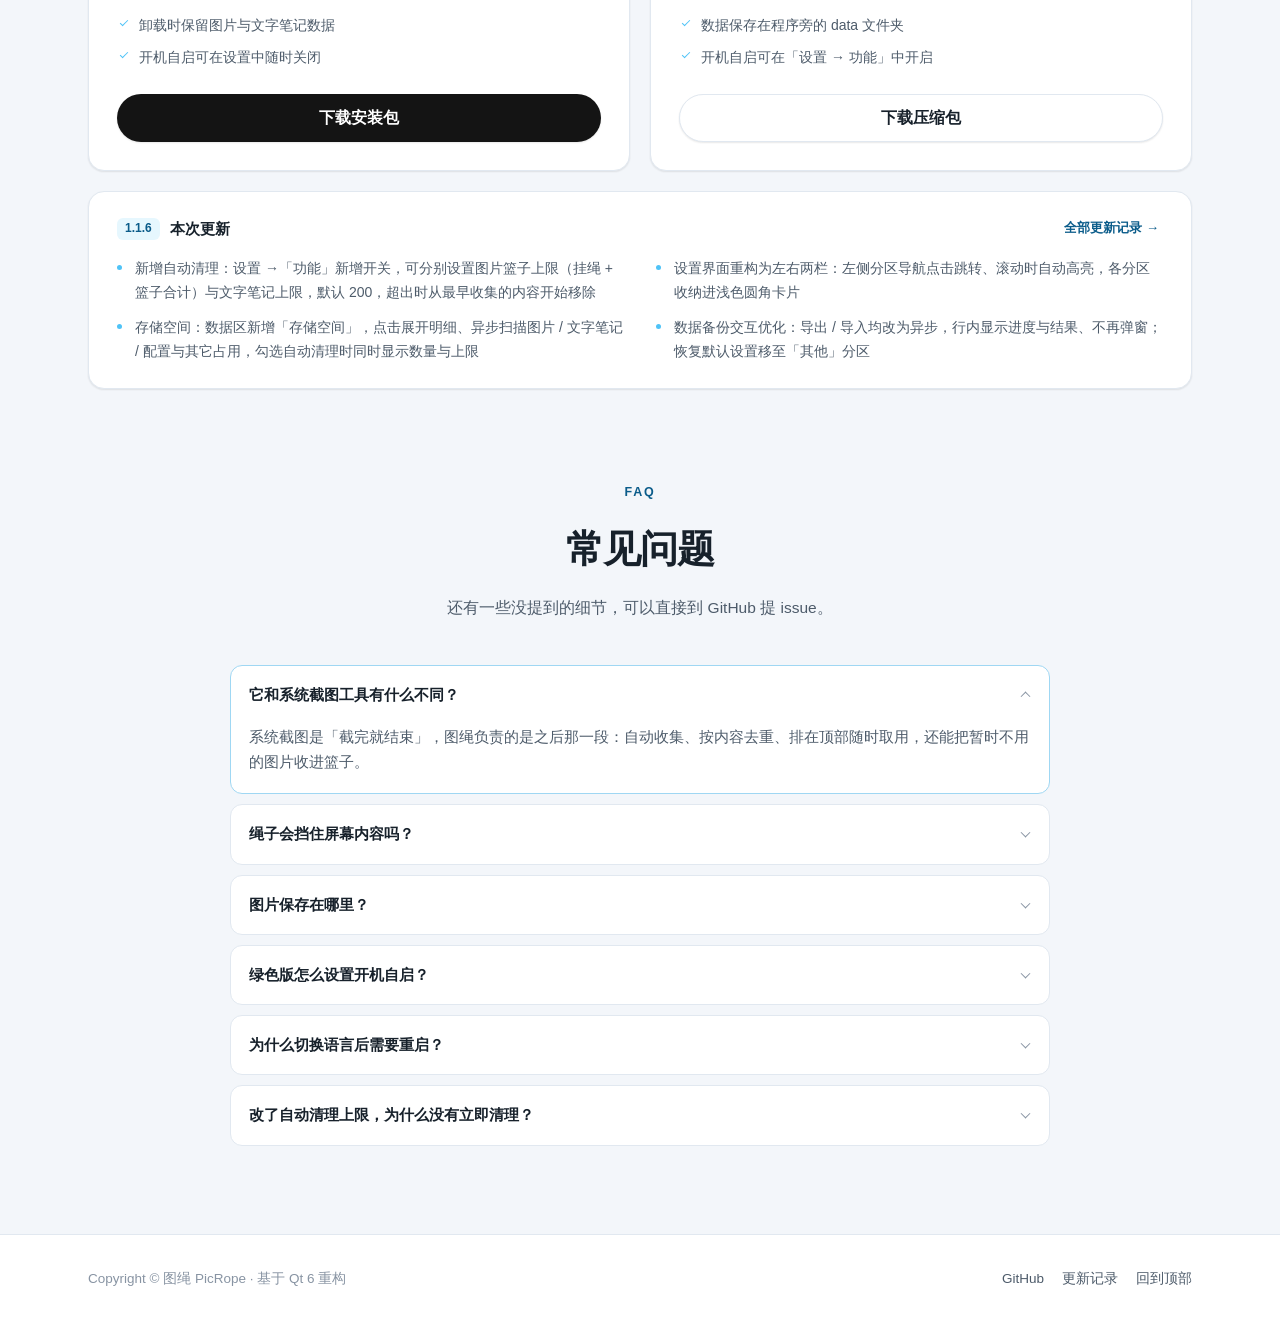
<file: docs/index.html>
﻿<!DOCTYPE html>
<html lang="zh-CN" dir="ltr">
<head>
<meta charset="utf-8">
<meta name="viewport" content="width=device-width,initial-scale=1">
<title>图绳 PicRope · 截图随手一放，要用时再取</title>
<meta name="description" content="图绳 PicRope 是一款 Windows 截图暂存与桌面贴图工具：自动收集截图到屏幕顶部的一条绳子上，鼠标移到顶部即展开，图片篮子、文字笔记、内置查看器一应俱全。">
<meta name="theme-color" content="#f3f6fa">
<link rel="icon" href="./app.ico" type="image/x-icon">
<link rel="apple-touch-icon" href="./app.ico">
<link rel="stylesheet" href="style.css?v=1.1.6">
</head>
<body id="top">

<!-- ================= 导航 ================= -->
<header class="nav">
  <div class="container">
    <a class="brand" href="#top">
      <img src="./app.ico" alt="图绳 PicRope 图标" width="26" height="26">
      <span>图绳 <small>PicRope</small></span>
    </a>
    <nav class="nav-links">
      <a href="#features" class="active">功能</a>
      <a href="#basket">篮子</a>
      <a href="#download">下载</a>
      <a href="#faq">常见问题</a>
      <a href="guide.html">文档</a>
      <a href="https://github.com/2058763315/qt_PicRope" target="_blank" rel="noreferrer">GitHub</a>
    </nav>
    <div class="nav-right">
      <div class="lang-switch" role="group" aria-label="界面语言">
        <button type="button" data-lang="zh" class="active" aria-pressed="true">中</button>
        <button type="button" data-lang="en" aria-pressed="false">EN</button>
      </div>
      <button class="icon-btn" id="themeBtn" type="button" aria-label="切换外观">
        <svg id="themeIcon" viewBox="0 0 24 24" fill="none" stroke="currentColor" stroke-width="1.8" stroke-linecap="round">
          <circle cx="12" cy="12" r="4.2"/><path d="M12 2.4v2.2M12 19.4v2.2M4.3 4.3l1.6 1.6M18.1 18.1l1.6 1.6M2.4 12h2.2M19.4 12h2.2M4.3 19.7l1.6-1.6M18.1 5.9l1.6-1.6"/>
        </svg>
      </button>
      <a class="btn btn-sm" href="#download">下载</a>
    </div>
  </div>
</header>

<!-- ================= 英雄区 ================= -->
<main>
<div class="hero">
  <div class="hero-watermark" aria-hidden="true">截图 · 上绳</div>
  <div class="container hero-inner">
    <span class="hero-eyebrow"><i></i>v1.1.6 · 设置中心重做 · 自动清理与存储空间</span>
    <h1>图绳<span class="latin">PICROPE</span></h1>
    <p class="tagline">截图，本该随手一放。</p>
    <p class="lede">
      截图自动收集到屏幕顶部的一条绳子上，鼠标移到顶部即展开，离开自行收起。
      单击即可复制，双击用内置查看器打开，暂时用不上的丢进图片篮子。
    </p>
    <div class="hero-actions">
      <a class="btn btn-lg" href="https://github.com/2058763315/qt_PicRope/releases" target="_blank" rel="noreferrer">GitHub 下载</a>
      <a class="btn btn-light btn-lg" href="guide.html">查看文档</a>
    </div>
    <p class="hero-meta">Windows 10 / 11<span>·</span>64 位</p>

    <!-- 绳子演示 -->
    <div class="rope-stage" aria-hidden="true">
      <div class="rope-line"></div>

      <div class="shot">
        <svg class="shot-art" viewBox="0 0 168 96" preserveAspectRatio="none">
          <defs><linearGradient id="g1" x1="0" y1="0" x2="1" y2="1">
            <stop offset="0" stop-color="#bfe3cf"/><stop offset="1" stop-color="#7fb99a"/></linearGradient></defs>
          <rect width="168" height="96" fill="url(#g1)"/>
          <circle cx="132" cy="22" r="12" fill="#fff" opacity=".65"/>
          <path d="M0 82 L48 44 L86 74 L118 52 L168 84 V96 H0 Z" fill="#fff" opacity=".55"/>
        </svg>
        <div class="shot-cap"><b>截图_0001</b><span>1920×1080</span></div>
      </div>

      <div class="shot">
        <svg class="shot-art" viewBox="0 0 168 96" preserveAspectRatio="none">
          <defs><linearGradient id="g2" x1="0" y1="1" x2="1" y2="0">
            <stop offset="0" stop-color="#cfd8e6"/><stop offset="1" stop-color="#9cb0cd"/></linearGradient></defs>
          <rect width="168" height="96" fill="url(#g2)"/>
          <rect x="18" y="18" width="60" height="8" rx="4" fill="#fff" opacity=".8"/>
          <rect x="18" y="34" width="94" height="8" rx="4" fill="#fff" opacity=".55"/>
          <rect x="18" y="58" width="42" height="20" rx="6" fill="#fff" opacity=".9"/>
        </svg>
        <div class="shot-cap"><b>设计稿</b><span>已复制</span></div>
      </div>

      <div class="shot">
        <svg class="shot-art" viewBox="0 0 168 96" preserveAspectRatio="none">
          <defs><linearGradient id="g3" x1="0" y1="0" x2="0" y2="1">
            <stop offset="0" stop-color="#f3e2c7"/><stop offset="1" stop-color="#d9bd93"/></linearGradient></defs>
          <rect width="168" height="96" fill="url(#g3)"/>
          <circle cx="52" cy="40" r="16" fill="#fff" opacity=".6"/>
          <path d="M0 88 Q42 56 84 78 T168 70 V96 H0 Z" fill="#fff" opacity=".5"/>
        </svg>
        <div class="shot-cap"><b>报表.png</b><span>3840×2160</span></div>
      </div>

      <div class="shot">
        <svg class="shot-art" viewBox="0 0 168 96" preserveAspectRatio="none">
          <defs><linearGradient id="g4" x1="0" y1="0" x2="1" y2="1">
            <stop offset="0" stop-color="#e3d7ee"/><stop offset="1" stop-color="#b198cf"/></linearGradient></defs>
          <rect width="168" height="96" fill="url(#g4)"/>
          <rect x="24" y="24" width="44" height="44" rx="10" fill="#fff" opacity=".7"/>
          <rect x="78" y="32" width="66" height="7" rx="3.5" fill="#fff" opacity=".75"/>
          <rect x="78" y="46" width="52" height="7" rx="3.5" fill="#fff" opacity=".5"/>
          <rect x="78" y="60" width="34" height="7" rx="3.5" fill="#fff" opacity=".4"/>
        </svg>
        <div class="shot-cap"><b>会议白板</b><span>待整理</span></div>
      </div>

      <div class="shot">
        <svg class="shot-art" viewBox="0 0 168 96" preserveAspectRatio="none">
          <defs><linearGradient id="g5" x1="0" y1="0" x2="1" y2="1">
            <stop offset="0" stop-color="#cfe8ea"/><stop offset="1" stop-color="#8dbfc6"/></linearGradient></defs>
          <rect width="168" height="96" fill="url(#g5)"/>
          <circle cx="84" cy="48" r="22" fill="#fff" opacity=".55"/>
          <circle cx="84" cy="48" r="11" fill="#fff" opacity=".8"/>
        </svg>
        <div class="shot-cap"><b>图标素材</b><span>PNG</span></div>
      </div>
    </div>
  </div>
</div>

<!-- ================= 功能 ================= -->
<section id="features">
  <div class="container">
    <div class="section-head reveal">
      <span class="eyebrow">Features</span>
      <h2>把「截图之后」的那一步省掉</h2>
      <p>不用先找文件夹、不用开图床。截完就在绳子上了，什么时候用，什么时候取。</p>
    </div>

    <div class="grid">
      <article class="card reveal">
        <div class="icon"><svg viewBox="0 0 24 24" fill="none" stroke="currentColor" stroke-width="1.8" stroke-linecap="round"><path d="M3 7h18"/><rect x="6" y="9" width="5" height="7" rx="1.2"/><rect x="13" y="11" width="5" height="5" rx="1.2"/></svg></div>
        <h3>自动上绳</h3>
        <p>剪贴板里的新图片与「屏幕截图」文件夹的内容自动收集，按图片内容去重，同一张不会重复挂两次。</p>
      </article>

      <article class="card reveal">
        <div class="icon"><svg viewBox="0 0 24 24" fill="none" stroke="currentColor" stroke-width="1.8" stroke-linecap="round"><path d="M4 4v16"/><path d="M8 5h12"/><path d="M8 5l6 5-6 5z"/></svg></div>
        <h3>顶部热区</h3>
        <p>绳子常驻在屏幕顶部边缘。鼠标移上去自动展开，离开后收起，不占桌面也不挡视线。</p>
      </article>

      <article class="card reveal">
        <div class="icon"><svg viewBox="0 0 24 24" fill="none" stroke="currentColor" stroke-width="1.8" stroke-linecap="round"><rect x="3" y="4" width="18" height="16" rx="3"/><circle cx="9" cy="10" r="1.6"/><path d="M4 17l5-5 4 4 3-3 4 4"/></svg></div>
        <h3>内置查看器</h3>
        <p>双击卡片直接用内置查看器打开，自动读取同目录图片，方向键翻页，滚轮缩放，按 0 复位。</p>
      </article>

      <article class="card reveal">
        <div class="icon"><svg viewBox="0 0 24 24" fill="none" stroke="currentColor" stroke-width="1.8" stroke-linecap="round"><path d="M4 8h16l-1.4 11H5.4L4 8z"/><path d="M8 8V6a4 4 0 018 0v2"/></svg></div>
        <h3>图片篮子</h3>
        <p>暂时不用的图片收进篮子，按文件名搜索、拖框多选、右键复制 / 编辑 / 重命名，要用时一键挂回绳子。</p>
      </article>

      <article class="card reveal">
        <div class="icon"><svg viewBox="0 0 24 24" fill="none" stroke="currentColor" stroke-width="1.8" stroke-linecap="round"><path d="M5 5h14M5 10h14M5 15h9M5 20h6"/></svg></div>
        <h3>文字笔记</h3>
        <p>复制的文字也会被收集，和图片一起管理：搜索、多选、一键复制，临时素材不再散落各处。</p>
      </article>

      <article class="card reveal">
        <div class="icon"><svg viewBox="0 0 24 24" fill="none" stroke="currentColor" stroke-width="1.8" stroke-linecap="round"><circle cx="12" cy="12" r="3.2"/><path d="M12 3v2M12 19v2M3 12h2M19 12h2M5.6 5.6l1.4 1.4M17 17l1.4 1.4M18.4 5.6L17 7M7 17l-1.4 1.4"/></svg></div>
        <h3>五套外观主题</h3>
        <p>银灰、棉麻木夹、奶白、柔彩、石墨金属，界面与卡片风格一起切换，深浅色都不刺眼。</p>
      </article>
    </div>
  </div>
</section>

<!-- ================= 篮子展示 ================= -->
<section id="basket" style="padding-top:0">
  <div class="container">

    <div class="showcase reveal">
      <div class="copy">
        <span class="eyebrow">Basket</span>
        <h3>图片篮子，临时素材的中转站</h3>
        <p>绳子只放「现在要用」的，其他的先丢进篮子。需要时再挂回去，不打断手头的工作。</p>
        <ul class="tick">
          <li>按文件名实时搜索，支持清空</li>
          <li>鼠标拖动框选，Ctrl / Shift 多选</li>
          <li>右键复制、编辑、重命名，同步更新卡片与记录</li>
          <li>底部状态栏实时显示张数与选中数</li>
        </ul>
      </div>
      <div class="panel">
        <div class="panel-bar"><span class="dot"></span><span class="dot"></span><span class="dot"></span><span style="margin-left:8px">图片篮子</span></div>
        <div class="panel-body">
          <div class="search-row">
            <svg viewBox="0 0 24 24" fill="none" stroke="currentColor" stroke-width="2"><circle cx="11" cy="11" r="6.5"/><path d="M16 16l4.5 4.5"/></svg>
            搜索图片文件名…
          </div>
          <div class="thumb-grid">
            <div class="thumb" style="background:linear-gradient(135deg,#bfe3cf,#7fb99a)"></div>
            <div class="thumb" style="background:linear-gradient(135deg,#cfd8e6,#9cb0cd)"></div>
            <div class="thumb" style="background:linear-gradient(135deg,#f3e2c7,#d9bd93)"></div>
            <div class="thumb" style="background:linear-gradient(135deg,#e3d7ee,#b198cf)"></div>
            <div class="thumb" style="background:linear-gradient(135deg,#cfe8ea,#8dbfc6)"></div>
            <div class="thumb" style="background:linear-gradient(135deg,#e8e3d9,#c4b9a5)"></div>
            <div class="thumb" style="background:linear-gradient(135deg,#dfe6df,#a9b8a9)"></div>
            <div class="thumb" style="background:linear-gradient(135deg,#e6dfe6,#b9a8b9)"></div>
          </div>
        </div>
      </div>
    </div>

    <div class="showcase rev reveal">
      <div class="copy">
        <span class="eyebrow">Notes</span>
        <h3>复制过的文字，也一并收好</h3>
        <p>写文档时复制过的段落、聊天里摘下来的句子，会自动进入文字笔记，随时回看、随时复制。</p>
        <ul class="tick">
          <li>左侧列表浏览，右侧查看全文</li>
          <li>多选后一次性复制或删除</li>
          <li>与图片同一套搜索与选择逻辑</li>
        </ul>
      </div>
      <div class="panel">
        <div class="panel-bar"><span class="dot"></span><span class="dot"></span><span class="dot"></span><span style="margin-left:8px">文字笔记</span></div>
        <div class="panel-body">
          <div class="search-row">
            <svg viewBox="0 0 24 24" fill="none" stroke="currentColor" stroke-width="2"><circle cx="11" cy="11" r="6.5"/><path d="M16 16l4.5 4.5"/></svg>
            搜索文字…
          </div>
          <div class="note"><b>刚刚 14:22</b>截图随手一放，要用时再取 —— 这是本次改版的核心。</div>
          <div class="note"><b>今天 11:08</b>双击卡片用内置查看器打开，方向键翻页，滚轮缩放，按 0 复位。</div>
          <div class="note"><b>昨天 18:40</b>篮子里的图片都已挂上绳子。</div>
        </div>
      </div>
    </div>

  </div>
</section>

<!-- ================= 快捷键 ================= -->
<div class="strip">
  <div class="container">
    <div class="item"><span class="kbd">Ctrl</span><span class="kbd">Alt</span><span class="kbd">T</span><span>呼出 / 收起挂绳</span></div>
    <div class="item"><span class="kbd">Win</span><span class="kbd">Shift</span><span class="kbd">S</span><span>区域截图</span></div>
    <div class="item"><span class="kbd">←</span><span class="kbd">→</span><span>查看器切换图片</span></div>
    <div class="item"><span class="kbd">0</span><span>缩放复位 100%</span></div>
    <div class="item"><span class="kbd">Esc</span><span>关闭查看器</span></div>
  </div>
</div>

<!-- ================= 下载 ================= -->
<section id="download">
  <div class="container">
    <div class="section-head reveal">
      <span class="eyebrow">Download</span>
      <h2>下载图绳</h2>
      <p>支持 Windows 10 / 11（64 位）。安装版与绿色版功能一致，任选其一。</p>
    </div>

    <div class="dl-grid reveal">
      <article class="dl-card">
        <div class="dl-head">
          <span class="dl-glyph" aria-hidden="true">
            <svg viewBox="0 0 24 24" fill="none" stroke="currentColor" stroke-width="1.7" stroke-linecap="round" stroke-linejoin="round">
              <rect x="3.5" y="4.5" width="17" height="15" rx="2.6"/><path d="M3.5 9h17M7 6.6h.01M9.8 6.6h.01M12.6 6.6h.01"/>
            </svg>
          </span>
          <span class="dl-tag">推荐</span>
        </div>
        <h3>安装版</h3>
        <p class="dl-desc">双击安装，自动创建开始菜单与桌面快捷方式，可随向导选择是否开机自启。</p>
        <ul class="dl-list">
          <li>适合长期使用，升级直接覆盖安装</li>
          <li>卸载时保留图片与文字笔记数据</li>
          <li>开机自启可在设置中随时关闭</li>
        </ul>
        <a class="btn dl-btn" href="https://github.com/2058763315/qt_PicRope/releases/download/v1.1.6/PicRope-1.1.6-Setup.exe" data-asset="setup">下载安装包</a>
      </article>

      <article class="dl-card">
        <div class="dl-head">
          <span class="dl-glyph" aria-hidden="true">
            <svg viewBox="0 0 24 24" fill="none" stroke="currentColor" stroke-width="1.7" stroke-linecap="round" stroke-linejoin="round">
              <path d="M4 7.5V6a2 2 0 012-2h4l2 2.4h6a2 2 0 012 2V18a2 2 0 01-2 2H6a2 2 0 01-2-2z"/><path d="M12 10.6v6M9.4 13.6L12 16.2l2.6-2.6"/>
            </svg>
          </span>
        </div>
        <h3>绿色版</h3>
        <p class="dl-desc">解压即用，不写系统目录，也不需要管理员权限，适合放在 U 盘里随身携带。</p>
        <ul class="dl-list">
          <li>免安装，删除目录即卸载干净</li>
          <li>数据保存在程序旁的 data 文件夹</li>
          <li>开机自启可在「设置 → 功能」中开启</li>
        </ul>
        <a class="btn btn-light dl-btn" href="https://github.com/2058763315/qt_PicRope/releases/download/v1.1.6/PicRope-1.1.6-win64.zip" data-asset="zip">下载压缩包</a>
      </article>
    </div>

    <div class="dl-log reveal">
      <div class="dl-log-head">
        <span class="ver">1.1.6</span>
        <h4>本次更新</h4>
        <a class="link-btn log-more" href="https://github.com/2058763315/qt_PicRope/releases" target="_blank" rel="noreferrer">全部更新记录 →</a>
      </div>
      <ul>
        <li>新增自动清理：设置 →「功能」新增开关，可分别设置图片篮子上限（挂绳 + 篮子合计）与文字笔记上限，默认 200，超出时从最早收集的内容开始移除</li>
        <li>设置界面重构为左右两栏：左侧分区导航点击跳转、滚动时自动高亮，各分区收纳进浅色圆角卡片</li>
        <li>存储空间：数据区新增「存储空间」，点击展开明细、异步扫描图片 / 文字笔记 / 配置与其它占用，勾选自动清理时同时显示数量与上限</li>
        <li>数据备份交互优化：导出 / 导入均改为异步，行内显示进度与结果、不再弹窗；恢复默认设置移至「其他」分区</li>
      </ul>
    </div>
  </div>
</section>

<!-- ================= FAQ ================= -->
<section id="faq" style="padding-top:0">
  <div class="container">
    <div class="section-head reveal">
      <span class="eyebrow">FAQ</span>
      <h2>常见问题</h2>
      <p>还有一些没提到的细节，可以直接到 GitHub 提 issue。</p>
    </div>

    <div class="faq reveal">
      <details open>
        <summary>它和系统截图工具有什么不同？</summary>
        <p>系统截图是「截完就结束」，图绳负责的是之后那一段：自动收集、按内容去重、排在顶部随时取用，还能把暂时不用的图片收进篮子。</p>
      </details>
      <details>
        <summary>绳子会挡住屏幕内容吗？</summary>
        <p>不会。绳子贴在屏幕顶部边缘，平时隐藏，鼠标移到顶部才展开，离开就收起。也可以在托盘菜单里临时关掉自动弹出。</p>
      </details>
      <details>
        <summary>图片保存在哪里？</summary>
        <p>保存在程序目录下的 data 文件夹中，升级与卸载都会保留。取下图片时可选择保留原文件。</p>
      </details>
      <details>
        <summary>绿色版怎么设置开机自启？</summary>
        <p>打开「设置 → 功能」，勾选「开机时自动启动图绳」即可。它与安装包写入的是同一个注册表项，因此安装版在向导里勾选的自启，也能在这里关闭。</p>
      </details>
      <details>
        <summary>为什么切换语言后需要重启？</summary>
        <p>当前版本采用重启生效的方式加载翻译文件，切换时会询问是否立即重启，选「否」则保持原语言不变。</p>
      </details>
      <details>
        <summary>改了自动清理上限，为什么没有立即清理？</summary>
        <p>新上限低于当前已存数量时，确认后只会先保存上限；实际清理会在下一次添加或删除图片 / 文字时进行，届时超出部分会按上限从最早收集的内容开始移除。</p>
      </details>
    </div>
  </div>
</section>
</main>

<!-- ================= 页脚 ================= -->
<footer>
  <div class="container">
    <div class="left">Copyright © 图绳 PicRope · 基于 Qt 6 重构</div>
    <div class="links">
      <a href="https://github.com/2058763315/qt_PicRope" target="_blank" rel="noreferrer">GitHub</a>
      <a href="https://github.com/2058763315/qt_PicRope/releases" target="_blank" rel="noreferrer">更新记录</a>
      <a href="#top">回到顶部</a>
    </div>
  </div>
</footer>

<script src="site.js?v=1.1.6d"></script>
<script src="i18n.js?v=1.1.6h"></script>
</body>
</html>
</file>
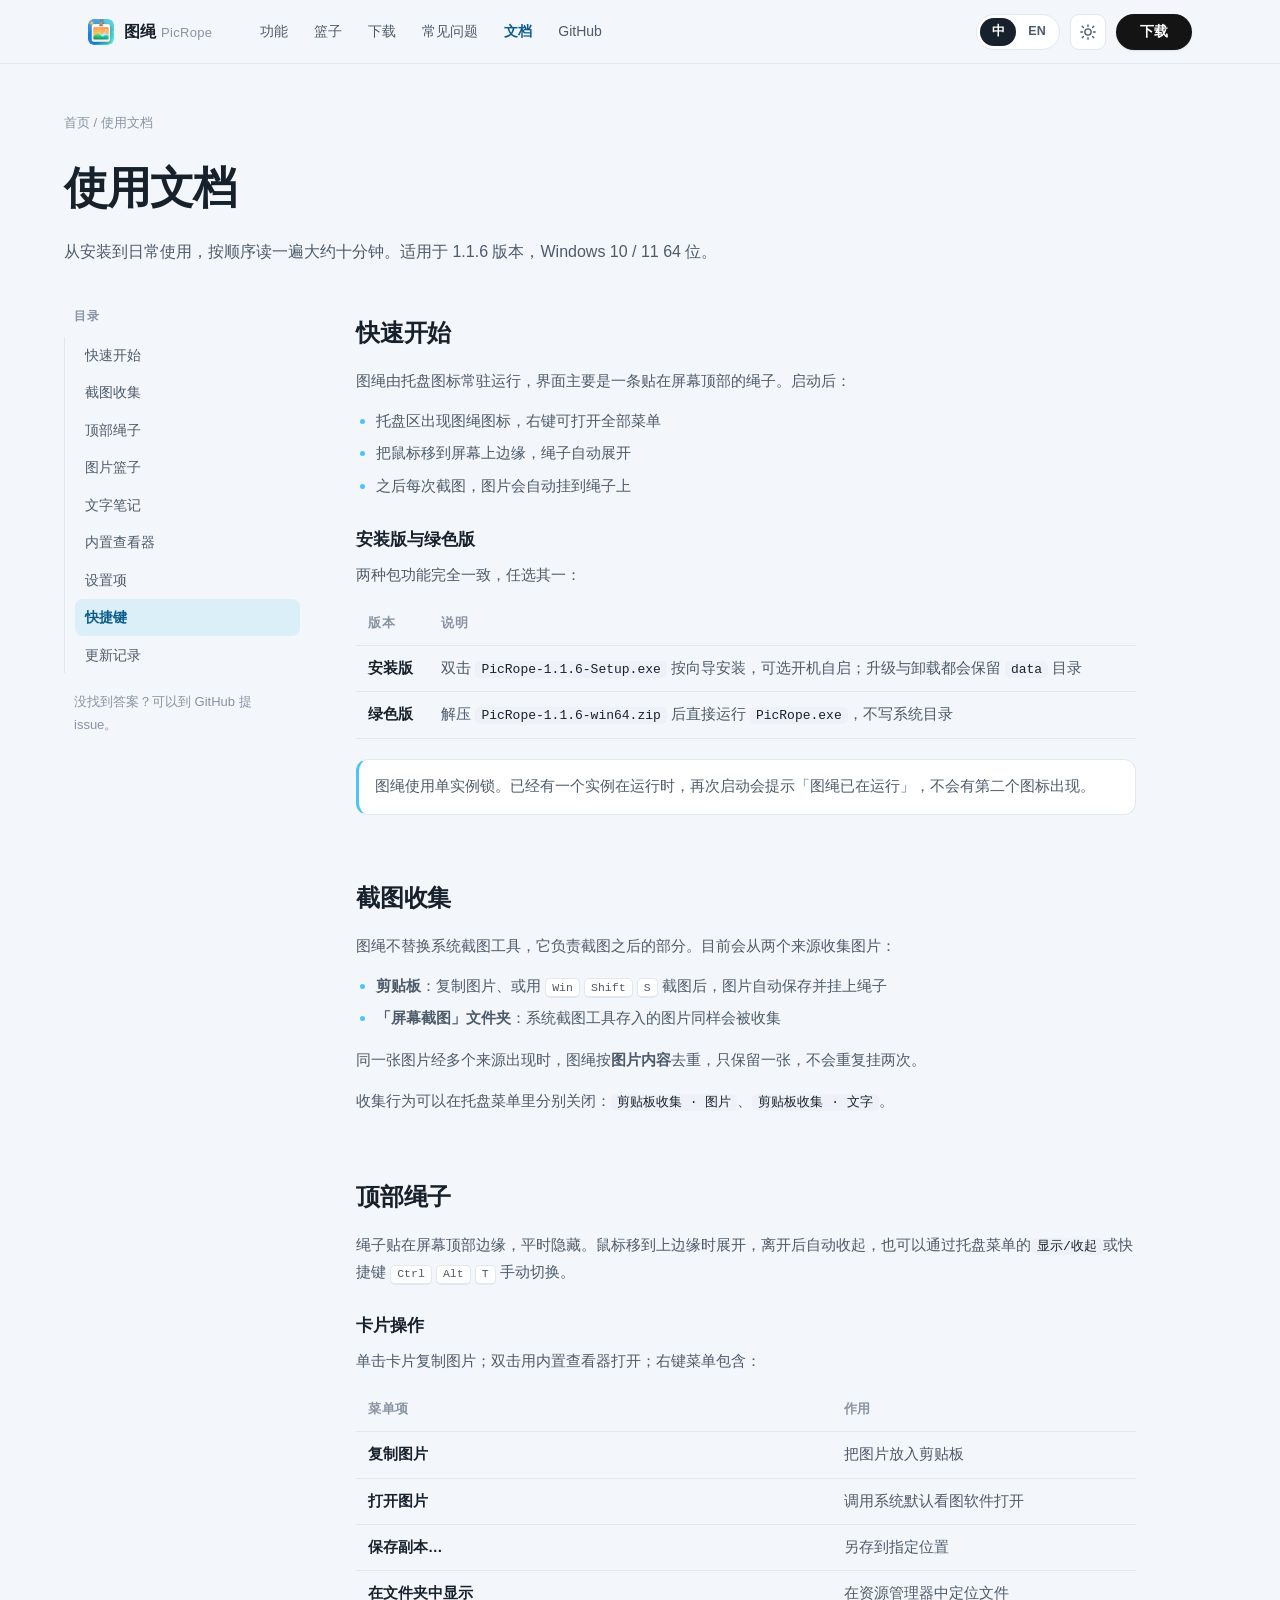
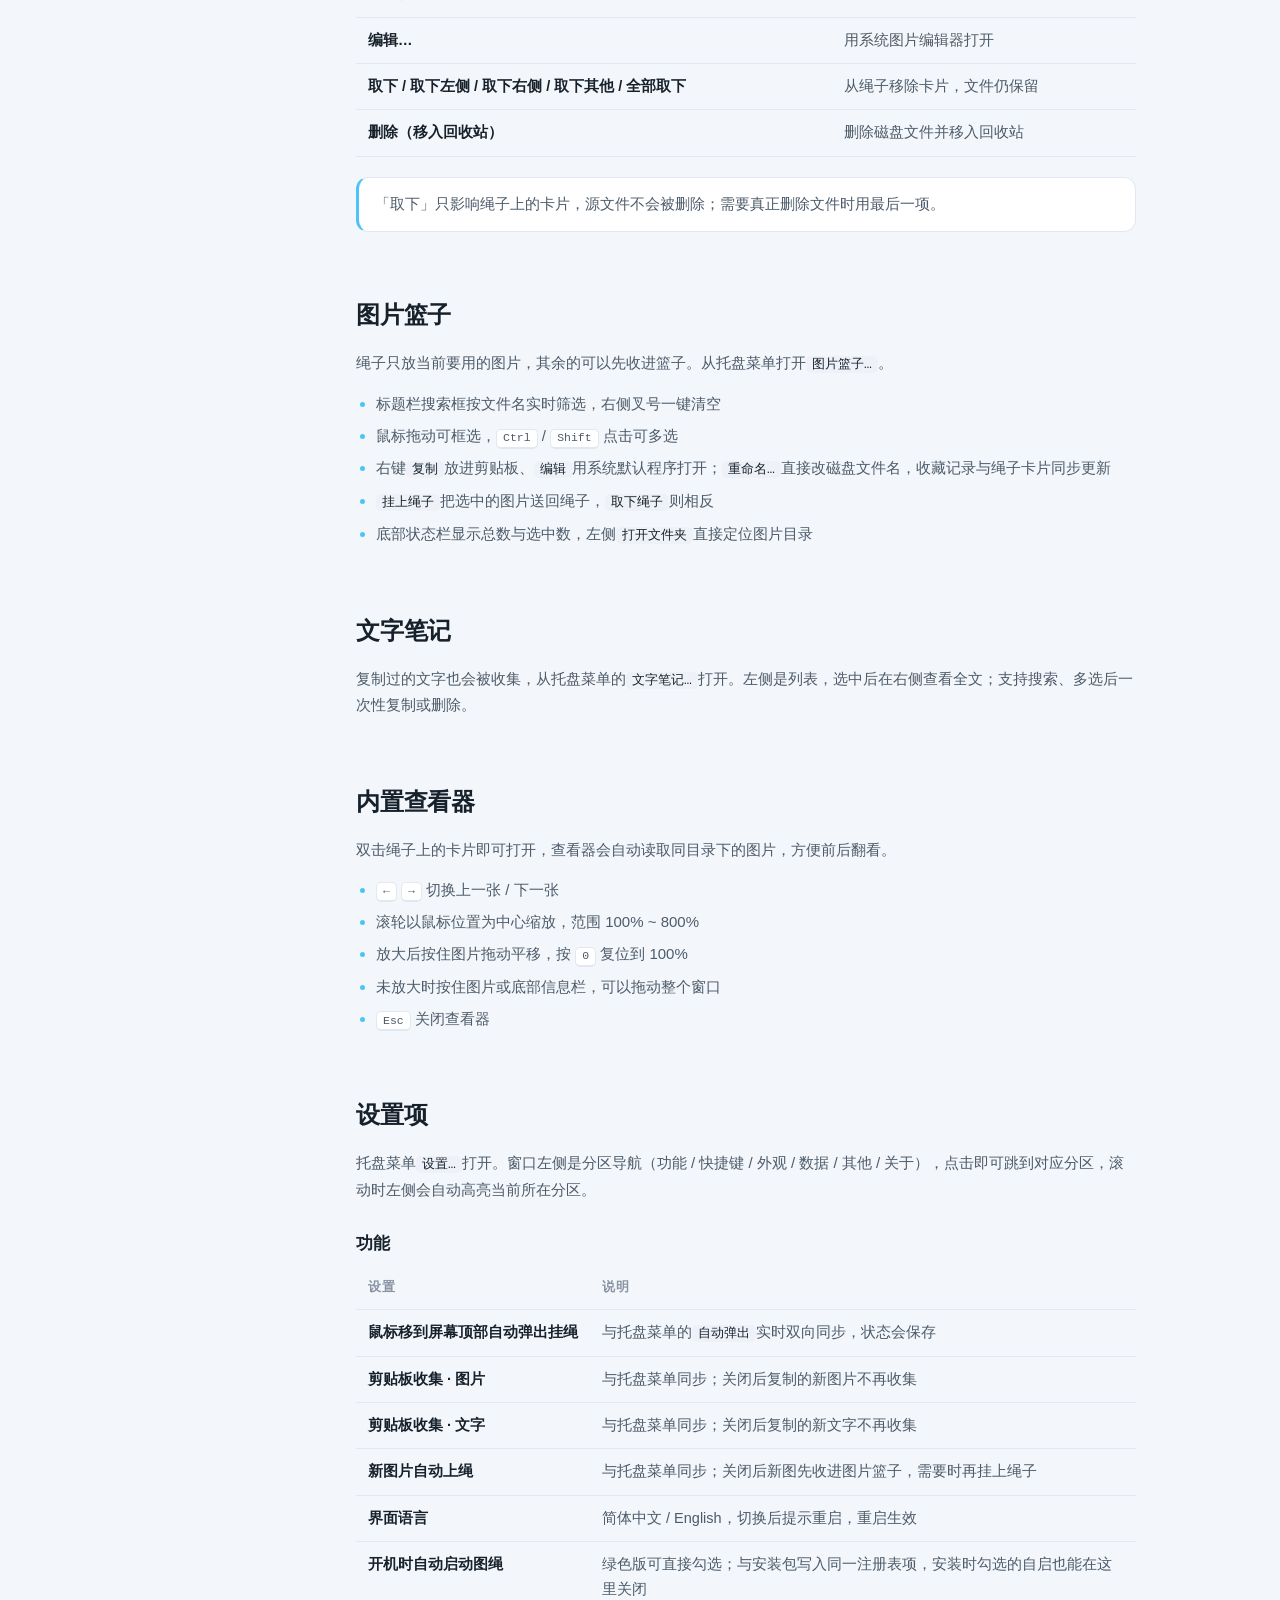
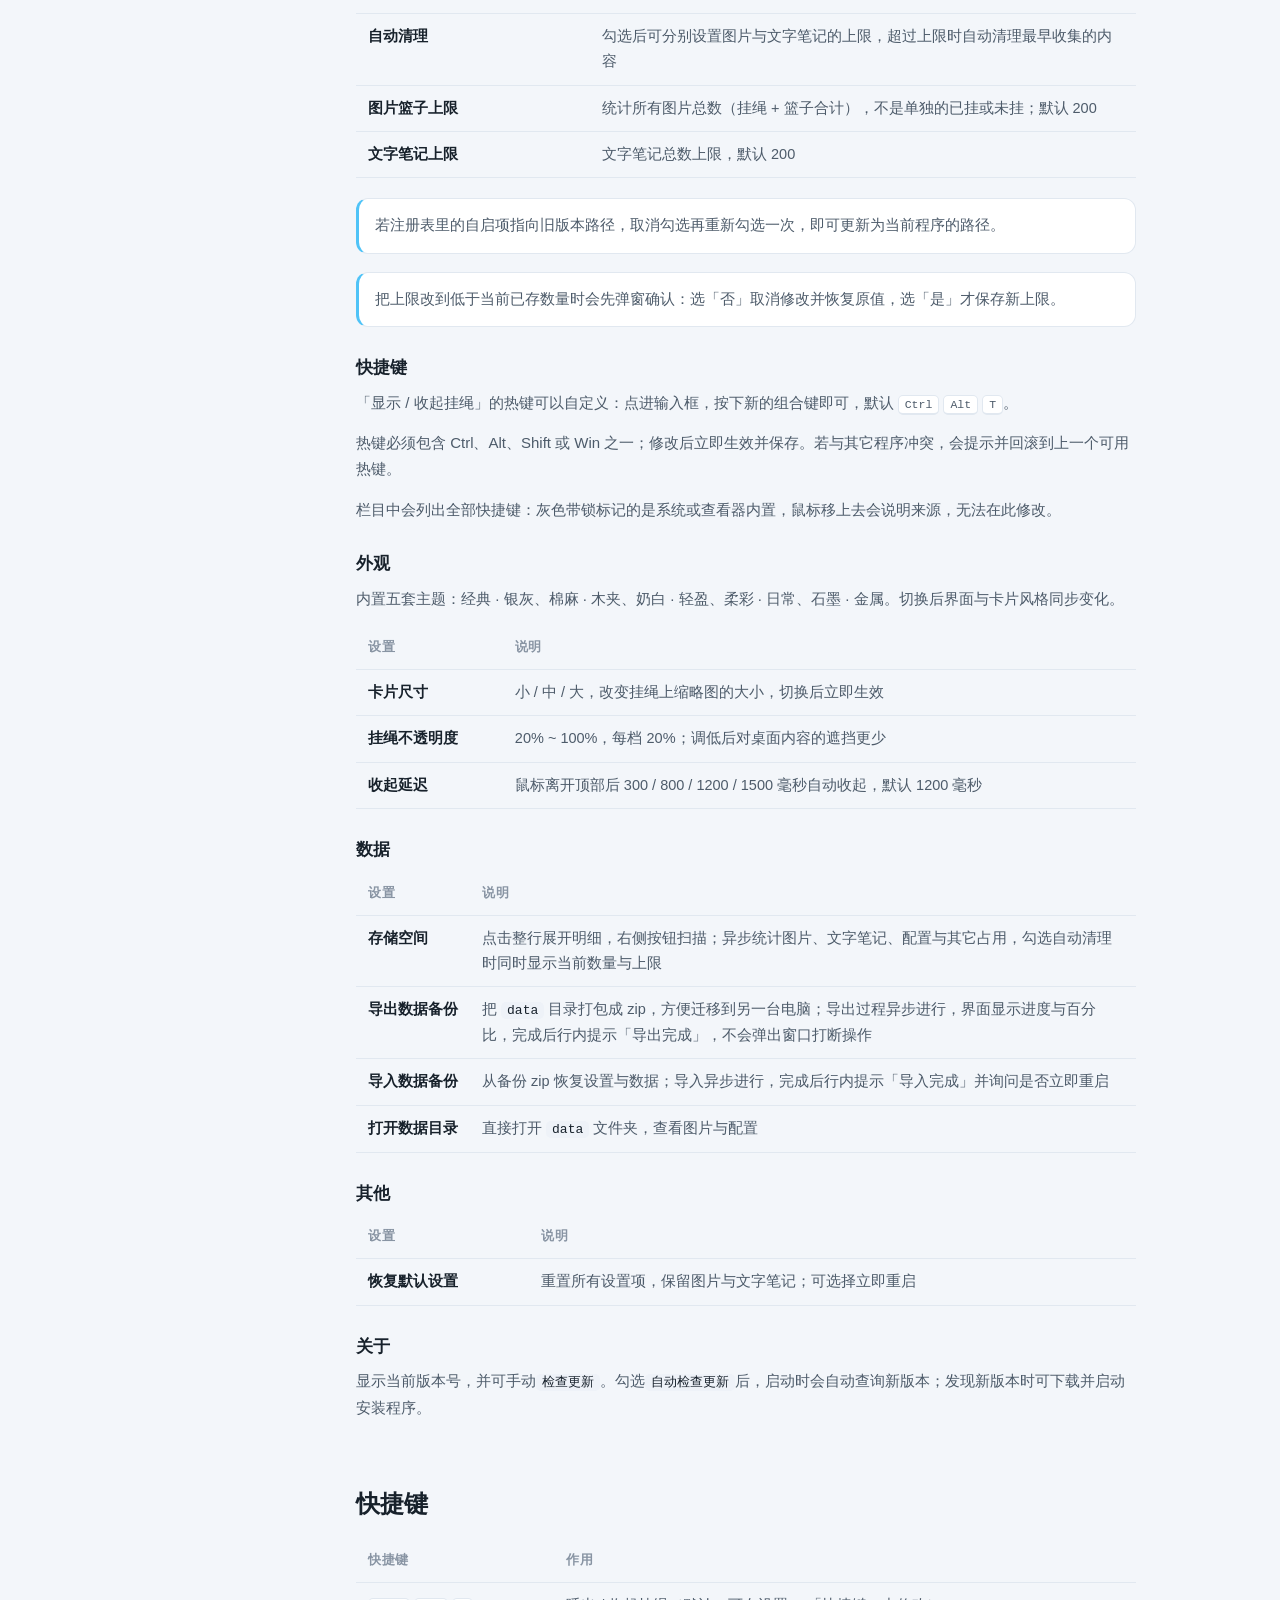
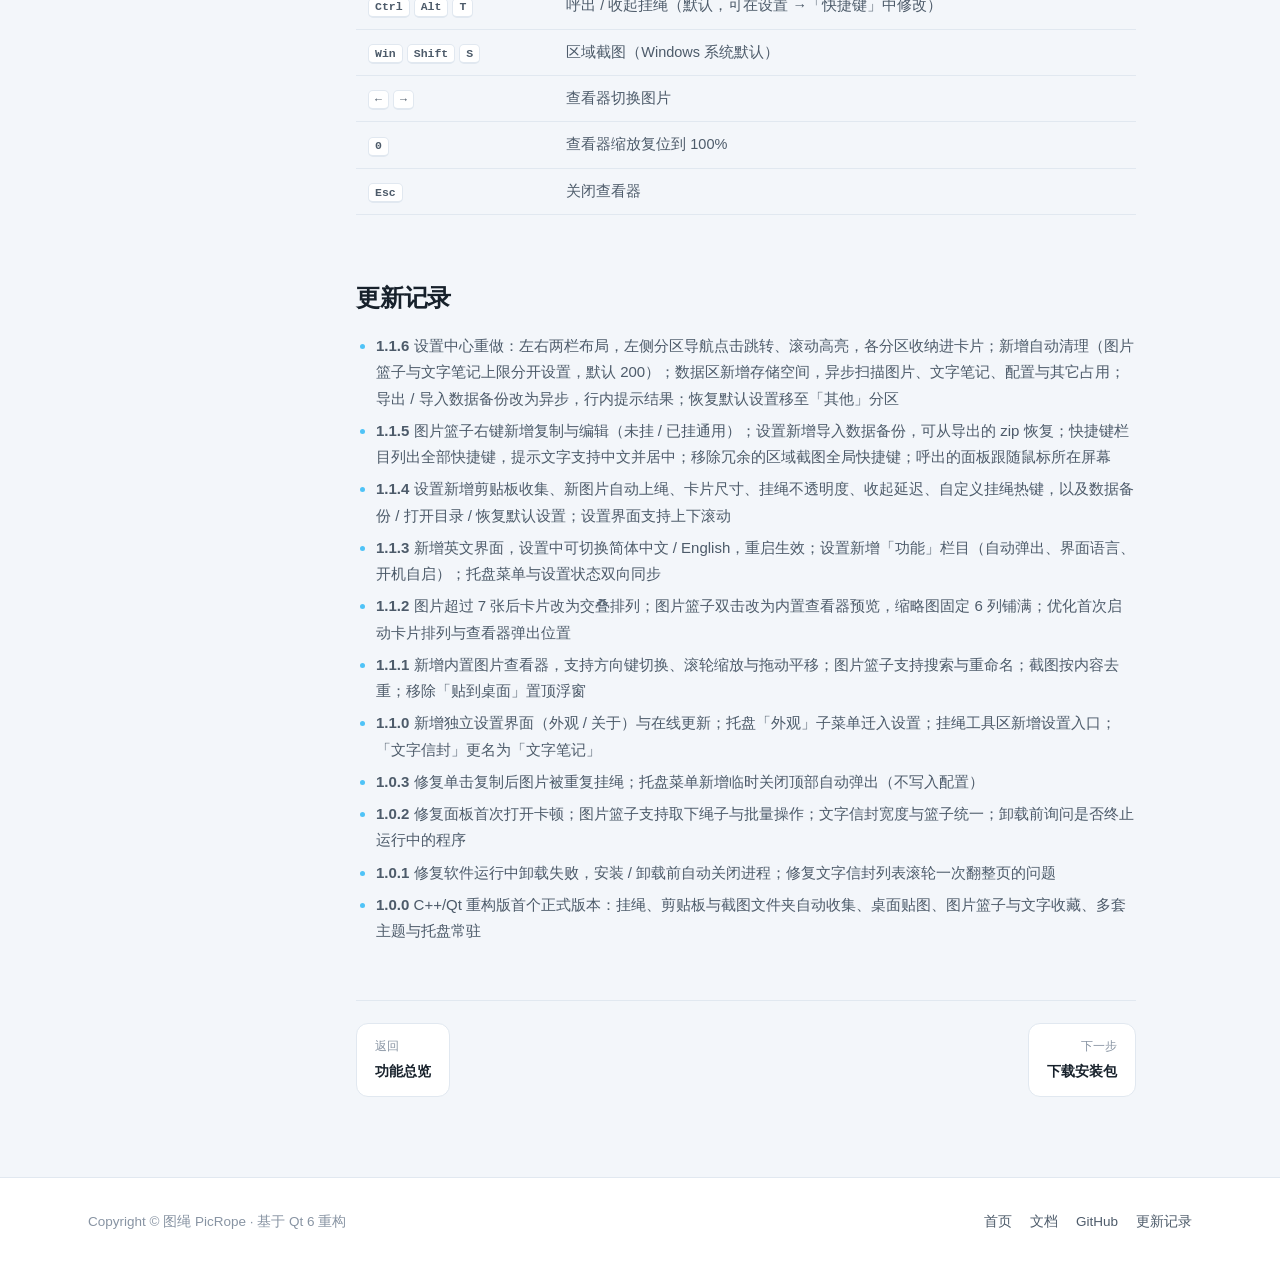
<file: docs/guide.html>
﻿<!DOCTYPE html>
<html lang="zh-CN" dir="ltr">
<head>
<meta charset="utf-8">
<meta name="viewport" content="width=device-width,initial-scale=1">
<title>使用文档 · 图绳 PicRope</title>
<meta name="description" content="图绳 PicRope 使用文档：安装与启动、截图收集、顶部绳子、图片篮子、文字笔记、内置查看器、设置项与快捷键。">
<meta name="theme-color" content="#f3f6fa">
<link rel="icon" href="./app.ico" type="image/x-icon">
<link rel="apple-touch-icon" href="./app.ico">
<link rel="stylesheet" href="style.css?v=1.1.6">
</head>
<body>

<!-- ================= 导航 ================= -->
<header class="nav">
  <div class="container">
    <a class="brand" href="index.html">
      <img src="./app.ico" alt="图绳 PicRope 图标" width="26" height="26">
      <span>图绳 <small>PicRope</small></span>
    </a>
    <nav class="nav-links">
      <a href="index.html#features">功能</a>
      <a href="index.html#basket">篮子</a>
      <a href="index.html#download">下载</a>
      <a href="index.html#faq">常见问题</a>
      <a href="guide.html" class="active">文档</a>
      <a href="https://github.com/2058763315/qt_PicRope" target="_blank" rel="noreferrer">GitHub</a>
    </nav>
    <div class="nav-right">
      <div class="lang-switch" role="group" aria-label="界面语言">
        <button type="button" data-lang="zh" class="active" aria-pressed="true">中</button>
        <button type="button" data-lang="en" aria-pressed="false">EN</button>
      </div>
      <button class="icon-btn" id="themeBtn" type="button" aria-label="切换外观">
        <svg id="themeIcon" viewBox="0 0 24 24" fill="none" stroke="currentColor" stroke-width="1.8" stroke-linecap="round">
          <circle cx="12" cy="12" r="4.2"/><path d="M12 2.4v2.2M12 19.4v2.2M4.3 4.3l1.6 1.6M18.1 18.1l1.6 1.6M2.4 12h2.2M19.4 12h2.2M4.3 19.7l1.6-1.6M18.1 5.9l1.6-1.6"/>
        </svg>
      </button>
      <a class="btn btn-sm" href="index.html#download">下载</a>
    </div>
  </div>
</header>

<main>
  <div class="container doc-hero">
    <div class="crumb"><a href="index.html">首页</a> / 使用文档</div>
    <h1>使用文档</h1>
    <p>从安装到日常使用，按顺序读一遍大约十分钟。适用于 1.1.6 版本，Windows 10 / 11 64 位。</p>
  </div>

  <div class="container doc-shell">
    <!-- 侧栏 -->
    <aside class="doc-side">
      <p class="side-title" data-i18n="toc">目录</p>
      <nav>
        <a href="#start" class="active">快速开始</a>
        <a href="#collect">截图收集</a>
        <a href="#rope">顶部绳子</a>
        <a href="#basket">图片篮子</a>
        <a href="#notes">文字笔记</a>
        <a href="#viewer">内置查看器</a>
        <a href="#settings">设置项</a>
        <a href="#shortcuts">快捷键</a>
        <a href="#changelog">更新记录</a>
      </nav>
      <p class="side-foot">没找到答案？可以到 GitHub 提 issue。</p>
    </aside>

    <!-- 正文 -->
    <article class="doc">

      <h2 id="start">快速开始</h2>
      <p>图绳由托盘图标常驻运行，界面主要是一条贴在屏幕顶部的绳子。启动后：</p>
      <ul>
        <li>托盘区出现图绳图标，右键可打开全部菜单</li>
        <li>把鼠标移到屏幕上边缘，绳子自动展开</li>
        <li>之后每次截图，图片会自动挂到绳子上</li>
      </ul>

      <h3>安装版与绿色版</h3>
      <p>两种包功能完全一致，任选其一：</p>
      <table>
        <thead><tr><th>版本</th><th>说明</th></tr></thead>
        <tbody>
          <tr><td>安装版</td><td>双击 <code>PicRope-1.1.6-Setup.exe</code> 按向导安装，可选开机自启；升级与卸载都会保留 <code>data</code> <span data-i18n="folder">目录</span></td></tr>
          <tr><td>绿色版</td><td>解压 <code>PicRope-1.1.6-win64.zip</code> 后直接运行 <code>PicRope.exe</code>，不写系统目录</td></tr>
        </tbody>
      </table>

      <div class="callout">
        图绳使用单实例锁。已经有一个实例在运行时，再次启动会提示「图绳已在运行」，不会有第二个图标出现。
      </div>

      <h2 id="collect">截图收集</h2>
      <p>图绳不替换系统截图工具，它负责截图之后的部分。目前会从两个来源收集图片：</p>
      <ul>
        <li><strong>剪贴板</strong>：复制图片、或用 <span class="kbd">Win</span> <span class="kbd">Shift</span> <span class="kbd">S</span> 截图后，图片自动保存并挂上绳子</li>
        <li><strong>「屏幕截图」文件夹</strong>：系统截图工具存入的图片同样会被收集</li>
      </ul>
      <p>同一张图片经多个来源出现时，图绳按<strong>图片内容</strong>去重，只保留一张，不会重复挂两次。</p>
      <p>收集行为可以在托盘菜单里分别关闭：<code>剪贴板收集 · 图片</code>、<code>剪贴板收集 · 文字</code>。</p>

      <h2 id="rope">顶部绳子</h2>
      <p>绳子贴在屏幕顶部边缘，平时隐藏。鼠标移到上边缘时展开，离开后自动收起，也可以通过托盘菜单的<code>显示/收起</code>或快捷键 <span class="kbd">Ctrl</span> <span class="kbd">Alt</span> <span class="kbd">T</span> 手动切换。</p>

      <h3>卡片操作</h3>
      <p>单击卡片复制图片；双击用内置查看器打开；右键菜单包含：</p>
      <table>
        <thead><tr><th>菜单项</th><th>作用</th></tr></thead>
        <tbody>
          <tr><td>复制图片</td><td>把图片放入剪贴板</td></tr>
          <tr><td>打开图片</td><td>调用系统默认看图软件打开</td></tr>
          <tr><td>保存副本…</td><td>另存到指定位置</td></tr>
          <tr><td>在文件夹中显示</td><td>在资源管理器中定位文件</td></tr>
          <tr><td>编辑…</td><td>用系统图片编辑器打开</td></tr>
          <tr><td>取下 / 取下左侧 / 取下右侧 / 取下其他 / 全部取下</td><td>从绳子移除卡片，文件仍保留</td></tr>
          <tr><td>删除（移入回收站）</td><td>删除磁盘文件并移入回收站</td></tr>
        </tbody>
      </table>
      <div class="callout">「取下」只影响绳子上的卡片，源文件不会被删除；需要真正删除文件时用最后一项。</div>

      <h2 id="basket">图片篮子</h2>
      <p>绳子只放当前要用的图片，其余的可以先收进篮子。从托盘菜单打开<code>图片篮子…</code>。</p>
      <ul>
        <li>标题栏搜索框按文件名实时筛选，右侧叉号一键清空</li>
        <li>鼠标拖动可框选，<span class="kbd">Ctrl</span> / <span class="kbd">Shift</span> 点击可多选</li>
        <li>右键<code>复制</code>放进剪贴板、<code>编辑</code>用系统默认程序打开；<code>重命名…</code>直接改磁盘文件名，收藏记录与绳子卡片同步更新</li>
        <li><code>挂上绳子</code>把选中的图片送回绳子，<code>取下绳子</code>则相反</li>
        <li>底部状态栏显示总数与选中数，左侧<code>打开文件夹</code>直接定位图片目录</li>
      </ul>

      <h2 id="notes">文字笔记</h2>
      <p>复制过的文字也会被收集，从托盘菜单的<code>文字笔记…</code>打开。左侧是列表，选中后在右侧查看全文；支持搜索、多选后一次性复制或删除。</p>

      <h2 id="viewer">内置查看器</h2>
      <p>双击绳子上的卡片即可打开，查看器会自动读取同目录下的图片，方便前后翻看。</p>
      <ul>
        <li><span class="kbd">←</span> <span class="kbd">→</span> 切换上一张 / 下一张</li>
        <li>滚轮以鼠标位置为中心缩放，范围 100% ~ 800%</li>
        <li>放大后按住图片拖动平移，按 <span class="kbd">0</span> 复位到 100%</li>
        <li>未放大时按住图片或底部信息栏，可以拖动整个窗口</li>
        <li><span class="kbd">Esc</span> 关闭查看器</li>
      </ul>

      <h2 id="settings">设置项</h2>
      <p>托盘菜单<code>设置…</code>打开。窗口左侧是分区导航（功能 / 快捷键 / 外观 / 数据 / 其他 / 关于），点击即可跳到对应分区，滚动时左侧会自动高亮当前所在分区。</p>

      <h3>功能</h3>
      <table>
        <thead><tr><th>设置</th><th>说明</th></tr></thead>
        <tbody>
          <tr><td>鼠标移到屏幕顶部自动弹出挂绳</td><td>与托盘菜单的<code>自动弹出</code>实时双向同步，状态会保存</td></tr>
          <tr><td>剪贴板收集 · 图片</td><td>与托盘菜单同步；关闭后复制的新图片不再收集</td></tr>
          <tr><td>剪贴板收集 · 文字</td><td>与托盘菜单同步；关闭后复制的新文字不再收集</td></tr>
          <tr><td>新图片自动上绳</td><td>与托盘菜单同步；关闭后新图先收进图片篮子，需要时再挂上绳子</td></tr>
          <tr><td>界面语言</td><td>简体中文 / English，切换后提示重启，重启生效</td></tr>
          <tr><td>开机时自动启动图绳</td><td>绿色版可直接勾选；与安装包写入同一注册表项，安装时勾选的自启也能在这里关闭</td></tr>
          <tr><td>自动清理</td><td>勾选后可分别设置图片与文字笔记的上限，超过上限时自动清理最早收集的内容</td></tr>
          <tr><td>图片篮子上限</td><td>统计所有图片总数（挂绳 + 篮子合计），不是单独的已挂或未挂；默认 200</td></tr>
          <tr><td>文字笔记上限</td><td>文字笔记总数上限，默认 200</td></tr>
        </tbody>
      </table>
      <div class="callout">若注册表里的自启项指向旧版本路径，取消勾选再重新勾选一次，即可更新为当前程序的路径。</div>
      <div class="callout">把上限改到低于当前已存数量时会先弹窗确认：选「否」取消修改并恢复原值，选「是」才保存新上限。</div>

      <h3>快捷键</h3>
      <p>「显示 / 收起挂绳」的热键可以自定义：点进输入框，按下新的组合键即可，默认 <span class="kbd">Ctrl</span> <span class="kbd">Alt</span> <span class="kbd">T</span>。</p>
      <p>热键必须包含 Ctrl、Alt、Shift 或 Win 之一；修改后立即生效并保存。若与其它程序冲突，会提示并回滚到上一个可用热键。</p>
      <p>栏目中会列出全部快捷键：灰色带锁标记的是系统或查看器内置，鼠标移上去会说明来源，无法在此修改。</p>

      <h3>外观</h3>
      <p>内置五套主题：经典 · 银灰、棉麻 · 木夹、奶白 · 轻盈、柔彩 · 日常、石墨 · 金属。切换后界面与卡片风格同步变化。</p>
      <table>
        <thead><tr><th>设置</th><th>说明</th></tr></thead>
        <tbody>
          <tr><td>卡片尺寸</td><td>小 / 中 / 大，改变挂绳上缩略图的大小，切换后立即生效</td></tr>
          <tr><td>挂绳不透明度</td><td>20% ~ 100%，每档 20%；调低后对桌面内容的遮挡更少</td></tr>
          <tr><td>收起延迟</td><td>鼠标离开顶部后 300 / 800 / 1200 / 1500 毫秒自动收起，默认 1200 毫秒</td></tr>
        </tbody>
      </table>

      <h3>数据</h3>
      <table>
        <thead><tr><th>设置</th><th>说明</th></tr></thead>
        <tbody>
          <tr><td>存储空间</td><td>点击整行展开明细，右侧按钮扫描；异步统计图片、文字笔记、配置与其它占用，勾选自动清理时同时显示当前数量与上限</td></tr>
          <tr><td>导出数据备份</td><td>把 <code>data</code> 目录打包成 zip，方便迁移到另一台电脑；导出过程异步进行，界面显示进度与百分比，完成后行内提示「导出完成」，不会弹出窗口打断操作</td></tr>
          <tr><td>导入数据备份</td><td>从备份 zip 恢复设置与数据；导入异步进行，完成后行内提示「导入完成」并询问是否立即重启</td></tr>
          <tr><td>打开数据目录</td><td>直接打开 <code>data</code> 文件夹，查看图片与配置</td></tr>
        </tbody>
      </table>

      <h3>其他</h3>
      <table>
        <thead><tr><th>设置</th><th>说明</th></tr></thead>
        <tbody>
          <tr><td>恢复默认设置</td><td>重置所有设置项，保留图片与文字笔记；可选择立即重启</td></tr>
        </tbody>
      </table>

      <h3>关于</h3>
      <p>显示当前版本号，并可手动<code>检查更新</code>。勾选<code>自动检查更新</code>后，启动时会自动查询新版本；发现新版本时可下载并启动安装程序。</p>

      <h2 id="shortcuts">快捷键</h2>
      <table>
        <thead><tr><th>快捷键</th><th>作用</th></tr></thead>
        <tbody>
          <tr><td><span class="kbd">Ctrl</span> <span class="kbd">Alt</span> <span class="kbd">T</span></td><td>呼出 / 收起挂绳（默认，可在设置 →「快捷键」中修改）</td></tr>
          <tr><td><span class="kbd">Win</span> <span class="kbd">Shift</span> <span class="kbd">S</span></td><td>区域截图（Windows 系统默认）</td></tr>
          <tr><td><span class="kbd">←</span> <span class="kbd">→</span></td><td>查看器切换图片</td></tr>
          <tr><td><span class="kbd">0</span></td><td>查看器缩放复位到 100%</td></tr>
          <tr><td><span class="kbd">Esc</span></td><td>关闭查看器</td></tr>
        </tbody>
      </table>

      <h2 id="changelog">更新记录</h2>
      <ul>
        <li><strong>1.1.6</strong> 设置中心重做：左右两栏布局，左侧分区导航点击跳转、滚动高亮，各分区收纳进卡片；新增自动清理（图片篮子与文字笔记上限分开设置，默认 200）；数据区新增存储空间，异步扫描图片、文字笔记、配置与其它占用；导出 / 导入数据备份改为异步，行内提示结果；恢复默认设置移至「其他」分区</li>
        <li><strong>1.1.5</strong> 图片篮子右键新增复制与编辑（未挂 / 已挂通用）；设置新增导入数据备份，可从导出的 zip 恢复；快捷键栏目列出全部快捷键，提示文字支持中文并居中；移除冗余的区域截图全局快捷键；呼出的面板跟随鼠标所在屏幕</li>
        <li><strong>1.1.4</strong> 设置新增剪贴板收集、新图片自动上绳、卡片尺寸、挂绳不透明度、收起延迟、自定义挂绳热键，以及数据备份 / 打开目录 / 恢复默认设置；设置界面支持上下滚动</li>
        <li><strong>1.1.3</strong> 新增英文界面，设置中可切换简体中文 / English，重启生效；设置新增「功能」栏目（自动弹出、界面语言、开机自启）；托盘菜单与设置状态双向同步</li>
        <li><strong>1.1.2</strong> 图片超过 7 张后卡片改为交叠排列；图片篮子双击改为内置查看器预览，缩略图固定 6 列铺满；优化首次启动卡片排列与查看器弹出位置</li>
        <li><strong>1.1.1</strong> 新增内置图片查看器，支持方向键切换、滚轮缩放与拖动平移；图片篮子支持搜索与重命名；截图按内容去重；移除「贴到桌面」置顶浮窗</li>
        <li><strong>1.1.0</strong> 新增独立设置界面（外观 / 关于）与在线更新；托盘「外观」子菜单迁入设置；挂绳工具区新增设置入口；「文字信封」更名为「文字笔记」</li>
        <li><strong>1.0.3</strong> 修复单击复制后图片被重复挂绳；托盘菜单新增临时关闭顶部自动弹出（不写入配置）</li>
        <li><strong>1.0.2</strong> 修复面板首次打开卡顿；图片篮子支持取下绳子与批量操作；文字信封宽度与篮子统一；卸载前询问是否终止运行中的程序</li>
        <li><strong>1.0.1</strong> 修复软件运行中卸载失败，安装 / 卸载前自动关闭进程；修复文字信封列表滚轮一次翻整页的问题</li>
        <li><strong>1.0.0</strong> C++/Qt 重构版首个正式版本：挂绳、剪贴板与截图文件夹自动收集、桌面贴图、图片篮子与文字收藏、多套主题与托盘常驻</li>
      </ul>

      <div class="doc-pager">
        <a href="index.html" class="prev"><span>返回</span>功能总览</a>
        <a href="index.html#download" class="next"><span>下一步</span>下载安装包</a>
      </div>
    </article>
  </div>
</main>

<!-- ================= 页脚 ================= -->
<footer>
  <div class="container">
    <div class="left">Copyright © 图绳 PicRope · 基于 Qt 6 重构</div>
    <div class="links">
      <a href="index.html">首页</a>
      <a href="guide.html">文档</a>
      <a href="https://github.com/2058763315/qt_PicRope" target="_blank" rel="noreferrer">GitHub</a>
      <a href="https://github.com/2058763315/qt_PicRope/releases">更新记录</a>
    </div>
  </div>
</footer>

<script src="site.js?v=1.1.6d"></script>
<script src="i18n.js?v=1.1.6h"></script>
</body>
</html>
</file>
<file: docs/style.css>
/* =====================================================================
   图绳 PicRope 官网样式
   配色取自软件图标（天蓝 + 暖沙），排版参考 folia 站点
   ===================================================================== */

/* ============ 设计变量 ============ */
:root{
  --c-bg:#f3f6fa;
  --c-bg-alt:#dde5ee;
  --c-surface:#ffffff;
  --c-border:#e1e8f0;
  --c-text-1:#17212b;
  --c-text-2:#4d5b6a;
  --c-text-3:#8894a3;
  --c-brand-1:#0e6fa6;
  --c-brand-2:#0b5c8a;
  --c-brand-3:#4fc3f7;
  --c-brand-soft:rgba(79,195,247,.14);
  --c-accent:#e0913a;
  --c-code-bg:#eef2f8;
  --c-btn-bg:#141414;
  --c-btn-bg-hover:#000000;
  --c-btn-fg:#ffffff;
  --shadow-1:0 1px 2px rgba(0,0,0,.04),0 1px 2px rgba(0,0,0,.06);
  --shadow-2:0 12px 32px -12px rgba(16,24,40,.18);
  --radius:14px;
  --nav-h:64px;
  --font:"Avenir Next","Segoe UI","PingFang SC","Hiragino Sans GB","Microsoft YaHei",sans-serif;
  --font-mono:"SFMono-Regular",Consolas,"Liberation Mono",Menlo,monospace;
}
html.dark{
  --c-bg:#191919;
  --c-bg-alt:#202020;
  --c-surface:#242424;
  --c-border:#232c35;
  --c-text-1:#f2f6fa;
  --c-text-2:#aebbc8;
  --c-text-3:#76838f;
  --c-brand-1:#ffffff;
  --c-brand-2:#e3eaf1;
  --c-brand-3:#4fc3f7;
  --c-brand-soft:rgba(79,195,247,.16);
  --c-accent:#e0a45c;
  --c-code-bg:#2a2a2a;
  --c-btn-bg:#f5f7fb;
  --c-btn-bg-hover:#ffffff;
  --c-btn-fg:#0b0b0d;
  --shadow-1:0 1px 2px rgba(0,0,0,.4);
  --shadow-2:0 16px 40px -16px rgba(0,0,0,.8);
}

/* ============ 基础 ============ */
*,*::before,*::after{box-sizing:border-box}
html{scroll-behavior:smooth}
body{
  margin:0;background:var(--c-bg);color:var(--c-text-1);font-family:var(--font);
  font-size:16px;line-height:1.75;-webkit-font-smoothing:antialiased;
  transition:background-color .25s ease,color .25s ease;
}
a{color:inherit;text-decoration:none}
img{max-width:100%}
.container{width:100%;max-width:1152px;margin:0 auto;padding:0 24px}

/* ============ 顶部导航 ============ */
.nav{
  position:sticky;top:0;z-index:50;height:var(--nav-h);
  background:color-mix(in srgb,var(--c-bg) 88%,transparent);
  backdrop-filter:saturate(180%) blur(12px);
  border-bottom:1px solid var(--c-border);
}
.nav .container{height:100%;display:flex;align-items:center;gap:8px}
.brand{display:flex;align-items:center;gap:10px;font-weight:600;font-size:16px;letter-spacing:.2px;flex:0 0 auto}
.brand svg,.brand img{width:26px;height:26px;flex:0 0 auto;display:block;border-radius:6px}
.brand small{color:var(--c-text-3);font-weight:500;font-size:13px;letter-spacing:.3px}
.nav-links{display:flex;align-items:center;gap:2px;margin-left:28px}
.nav-links a{
  padding:6px 12px;border-radius:8px;font-size:14px;color:var(--c-text-2);
  transition:color .2s,background-color .2s;
}
.nav-links a:hover{color:var(--c-text-1);background:var(--c-brand-soft)}
.nav-links a.active{color:var(--c-brand-2);font-weight:600}
html.dark .nav-links a.active{color:var(--c-brand-3)}
.nav-right{margin-left:auto;display:flex;align-items:center;gap:10px}
.icon-btn{
  width:36px;height:36px;display:grid;place-items:center;border-radius:9px;
  border:1px solid var(--c-border);background:var(--c-surface);color:var(--c-text-2);
  cursor:pointer;transition:all .2s;
}
.icon-btn:hover{color:var(--c-brand-1);border-color:var(--c-brand-3);transform:translateY(-1px)}
.icon-btn svg{width:18px;height:18px}
.lang-switch{
  display:flex;align-items:center;gap:2px;height:36px;padding:3px;
  border-radius:999px;border:1px solid var(--c-border);background:var(--c-surface);
}
.lang-switch button{
  height:28px;min-width:36px;padding:0 10px;border:0;border-radius:999px;
  background:transparent;font:inherit;font-size:12.5px;font-weight:700;
  color:var(--c-text-2);cursor:pointer;transition:background .2s,color .2s;
}
.lang-switch button:hover{color:var(--c-text-1)}
.lang-switch button.active{background:var(--c-text-1);color:var(--c-surface)}
html[lang="en"] .latin,
html[lang="en"] .hero h1 .latin{display:none}
html[lang="en"] .brand small{display:none}

/* ============ 按钮：黑色胶囊 + 文字链接 ============ */
.btn{
  display:inline-flex;align-items:center;justify-content:center;gap:8px;
  height:48px;padding:0 30px;border:0;border-radius:999px;
  background:var(--c-btn-bg);color:var(--c-btn-fg);
  font-family:inherit;font-size:15.5px;font-weight:700;letter-spacing:.01em;
  cursor:pointer;white-space:nowrap;box-shadow:var(--shadow-1);
  transition:transform .18s ease,box-shadow .18s ease,background-color .18s;
}
.btn:hover{transform:translateY(-1px);background:var(--c-btn-bg-hover);box-shadow:0 12px 26px -12px rgba(0,0,0,.5)}
.btn:active{transform:translateY(0)}
.btn svg{width:16px;height:16px}
.btn-sm{height:36px;padding:0 24px;font-size:13.5px}
.btn-lg{height:52px;padding:0 34px;font-size:16px}

/* 白底胶囊：次级动作 */
.btn-light{
  background:var(--c-surface);color:var(--c-text-1);
  border:1px solid var(--c-border);box-shadow:var(--shadow-1);
}
.btn-light:hover{
  background:var(--c-surface);color:var(--c-brand-2);
  border-color:var(--c-brand-3);box-shadow:var(--shadow-2);
}
html.dark .btn-light:hover{color:var(--c-brand-3)}

/* 次级动作：纯文字，无边框 */
.link-btn{
  display:inline-flex;align-items:center;gap:6px;height:44px;padding:0 4px;
  font-size:15.5px;font-weight:700;color:var(--c-text-1);
  transition:opacity .2s;
}
.link-btn:hover{opacity:.55}

/* ============ 英雄区：大字排版 + 背景水印字 ============ */
.hero{position:relative;overflow:hidden;padding:88px 0 0;text-align:center}
.hero::before{
  content:"";position:absolute;inset:0;z-index:0;pointer-events:none;
  background-image:
    radial-gradient(circle at 22% 18%,var(--c-brand-soft),transparent 42%),
    radial-gradient(circle at 80% 8%,rgba(120,140,170,.10),transparent 46%),
    linear-gradient(var(--c-border) 1px,transparent 1px),
    linear-gradient(90deg,var(--c-border) 1px,transparent 1px);
  background-size:auto,auto,72px 72px,72px 72px;
  opacity:.55;
  mask-image:radial-gradient(ellipse at 50% 30%,#000 45%,transparent 78%);
}
.hero-watermark{
  position:absolute;z-index:0;top:34px;left:50%;transform:translateX(-50%);
  font-size:clamp(72px,15vw,220px);font-weight:800;letter-spacing:.12em;
  color:var(--c-text-3);opacity:.13;white-space:nowrap;pointer-events:none;
  user-select:none;line-height:1;
}
.hero-inner{position:relative;z-index:1}
.hero-eyebrow{
  display:inline-flex;align-items:center;gap:8px;height:30px;padding:0 12px;
  border-radius:999px;border:1px solid var(--c-border);background:var(--c-surface);
  font-size:13px;color:var(--c-text-2);box-shadow:var(--shadow-1);
}
.hero-eyebrow i{width:6px;height:6px;border-radius:50%;background:#22c55e;box-shadow:0 0 0 4px rgba(34,197,94,.16)}
.hero h1{
  margin:22px 0 0;font-size:clamp(56px,10vw,132px);line-height:.98;
  font-weight:800;letter-spacing:-.02em;
}
.hero h1 .latin{display:block;font-size:clamp(22px,3.4vw,40px);font-weight:700;letter-spacing:.16em;color:var(--c-text-2);margin-top:10px}
.hero .tagline{
  margin:18px 0 0;font-size:clamp(22px,3.2vw,38px);font-weight:600;
  color:var(--c-text-2);letter-spacing:-.01em;
}
.hero .lede{
  max-width:640px;margin:14px auto 0;color:var(--c-text-2);font-size:16px;
}
.hero-actions{display:flex;justify-content:center;gap:12px;margin-top:30px;flex-wrap:wrap}
.hero-meta{margin-top:14px;font-size:13px;color:var(--c-text-3)}
.hero-meta span{margin:0 8px}
.kbd{
  display:inline-flex;align-items:center;height:20px;padding:0 6px;border-radius:5px;
  border:1px solid var(--c-border);border-bottom-width:2px;background:var(--c-surface);
  font-family:var(--font-mono);font-size:11.5px;color:var(--c-text-2);
}

/* ============ 绳子演示（纯 CSS 绘制） ============ */
.rope-stage{
  position:relative;height:300px;margin-top:56px;border-radius:18px 18px 0 0;
  border:1px solid var(--c-border);border-bottom:none;
  background:
    radial-gradient(ellipse at 50% -30%,rgba(79,195,247,.14),transparent 62%),
    linear-gradient(180deg,var(--c-surface),var(--c-bg));
  box-shadow:var(--shadow-2);overflow:hidden;
  display:flex;justify-content:center;align-items:flex-start;gap:16px;
  padding:40px 24px 0;
}
.rope-stage::after{
  content:"鼠标移到屏幕顶部，绳子自动展开";
  position:absolute;left:50%;bottom:18px;transform:translateX(-50%);
  font-size:12.5px;color:var(--c-text-3);letter-spacing:.02em;
}
html[lang="en"] .rope-stage::after{content:"Move the cursor to the top edge to unfold the rope"}
.rope-line{
  position:absolute;left:6%;right:6%;top:26px;height:2px;border-radius:2px;
  background:linear-gradient(90deg,transparent,currentColor 6%,currentColor 94%,transparent);
  color:#c3bfb4;
  filter:drop-shadow(0 1px 0 rgba(0,0,0,.06));
}
html.dark .rope-line{color:#3a3a3e}
.shot{
  position:relative;top:0;flex:0 0 auto;width:168px;border-radius:10px;overflow:hidden;
  background:var(--c-surface);border:1px solid var(--c-border);
  box-shadow:0 10px 26px -12px rgba(16,24,40,.35);
  transform-origin:50% 0;transition:transform .35s cubic-bezier(.2,.8,.2,1),box-shadow .35s;
}
.shot:hover{transform:translateY(6px) rotate(var(--rot,0deg)) scale(1.04);box-shadow:0 18px 34px -14px rgba(16,24,40,.4);z-index:3}
.shot::before{
  content:"";position:absolute;top:-14px;left:50%;width:1.5px;height:14px;
  background:#c3bfb4;transform:translateX(-50%);
}
html.dark .shot::before{background:#3a3a3e}
.shot::after{
  content:"";position:absolute;top:-19px;left:50%;width:9px;height:9px;border-radius:50%;
  background:#c3bfb4;transform:translateX(-50%);
}
html.dark .shot::after{background:#3a3a3e}
.shot-art{height:96px;display:block;width:100%}
.shot-cap{display:flex;align-items:center;justify-content:space-between;padding:8px 10px;font-size:11px;color:var(--c-text-3)}
.shot-cap b{font-weight:600;color:var(--c-text-2)}
.shot:nth-child(2){--rot:-2.4deg}
.shot:nth-child(3){--rot:1.6deg}
.shot:nth-child(4){--rot:-1.2deg}
.shot:nth-child(5){--rot:2.2deg}
.shot:nth-child(6){--rot:-1.8deg}
@media (max-width:1080px){.shot:nth-child(6){display:none}}
@media (max-width:900px){.shot:nth-child(5){display:none}.shot{width:150px}}
@media (max-width:720px){.rope-stage{height:250px;padding-left:16px;padding-right:16px}.shot:nth-child(3),.shot:nth-child(4){display:none}.shot{width:136px}}

/* ============ 通用区块 ============ */
section{padding:88px 0;scroll-margin-top:var(--nav-h)}
.section-head{max-width:720px;margin:0 auto 44px;text-align:center}
.section-head h2{
  margin:0;font-size:clamp(26px,4vw,38px);font-weight:800;letter-spacing:-.02em;
}
.section-head p{margin:12px 0 0;color:var(--c-text-2);font-size:15.5px}
.eyebrow{
  display:inline-block;margin-bottom:12px;font-size:12.5px;font-weight:700;
  letter-spacing:.14em;text-transform:uppercase;color:var(--c-brand-2);
}
html.dark .eyebrow{color:var(--c-brand-3)}

/* ============ 功能卡片 ============ */
.grid{display:grid;grid-template-columns:repeat(3,1fr);gap:16px}
.card{
  position:relative;padding:24px;border-radius:var(--radius);
  background:var(--c-surface);border:1px solid var(--c-border);
  box-shadow:var(--shadow-1);transition:transform .25s ease,border-color .25s,box-shadow .25s;
}
.card:hover{transform:translateY(-3px);border-color:color-mix(in srgb,var(--c-brand-3) 45%,var(--c-border));box-shadow:var(--shadow-2)}
.card .icon{
  width:40px;height:40px;border-radius:10px;display:grid;place-items:center;
  background:var(--c-brand-soft);color:var(--c-brand-2);margin-bottom:14px;
}
html.dark .card .icon{color:var(--c-brand-3)}
.card .icon svg{width:21px;height:21px}
.card h3{margin:0 0 6px;font-size:16.5px;font-weight:700}
.card p{margin:0;font-size:14.5px;color:var(--c-text-2);line-height:1.7}
@media (max-width:900px){.grid{grid-template-columns:repeat(2,1fr)}}
@media (max-width:620px){.grid{grid-template-columns:1fr}}

/* ============ 双栏展示 ============ */
.showcase{display:grid;grid-template-columns:1fr 1fr;gap:48px;align-items:center}
.showcase + .showcase{margin-top:72px}
.showcase.rev .copy{order:2}
.showcase h3{margin:0 0 10px;font-size:26px;font-weight:800;letter-spacing:-.01em}
.showcase p{margin:0 0 16px;color:var(--c-text-2);font-size:15px}
.tick{list-style:none;padding:0;margin:0;display:grid;gap:9px}
.tick li{position:relative;padding-left:26px;font-size:14.5px;color:var(--c-text-2)}
.tick li::before{
  content:"";position:absolute;left:0;top:9px;width:15px;height:15px;border-radius:50%;
  background:var(--c-brand-soft);
  box-shadow:inset 0 0 0 1px rgba(79,195,247,.45);
}
.tick li::after{
  content:"";position:absolute;left:4.5px;top:12.5px;width:6px;height:3.5px;
  border-left:1.6px solid var(--c-brand-2);border-bottom:1.6px solid var(--c-brand-2);
  transform:rotate(-45deg);
}
html.dark .tick li::after{border-color:var(--c-brand-3)}
.panel{
  border-radius:16px;border:1px solid var(--c-border);background:var(--c-surface);
  box-shadow:var(--shadow-2);overflow:hidden;
}
.panel-bar{
  display:flex;align-items:center;gap:8px;height:38px;padding:0 14px;
  border-bottom:1px solid var(--c-border);background:var(--c-bg);
  font-size:12.5px;color:var(--c-text-3);
}
.dot{width:9px;height:9px;border-radius:50%;background:var(--c-border)}
.panel-body{padding:16px}
.thumb-grid{display:grid;grid-template-columns:repeat(4,1fr);gap:10px}
.thumb{aspect-ratio:4/3;border-radius:8px;border:1px solid var(--c-border);overflow:hidden;position:relative}
.thumb::after{content:"";position:absolute;inset:0;background:linear-gradient(transparent 55%,rgba(0,0,0,.06))}
.search-row{
  display:flex;align-items:center;gap:8px;height:34px;padding:0 10px;margin-bottom:12px;
  border-radius:8px;border:1px solid var(--c-border);background:var(--c-bg);
  font-size:12.5px;color:var(--c-text-3);
}
.search-row svg{width:14px;height:14px}
.note{
  padding:12px 14px;border-radius:9px;border:1px solid var(--c-border);
  background:var(--c-bg);font-size:13px;color:var(--c-text-2);line-height:1.65;
}
.note + .note{margin-top:9px}
.note b{display:block;font-size:12px;color:var(--c-text-3);font-weight:600;margin-bottom:4px;letter-spacing:.02em}
@media (max-width:900px){.showcase{grid-template-columns:1fr;gap:28px}.showcase.rev .copy{order:0}}

/* ============ 快捷键条 ============ */
.strip{
  border-top:1px solid var(--c-border);border-bottom:1px solid var(--c-border);
  background:var(--c-surface);padding:26px 0;
}
.strip .container{display:flex;flex-wrap:wrap;gap:12px 32px;justify-content:center;align-items:center}
.strip .item{display:flex;align-items:center;gap:10px;font-size:13.5px;color:var(--c-text-2)}
.strip .item .kbd{font-size:11.5px}

/* ============ 下载区 ============ */
.dl-grid{display:grid;grid-template-columns:1fr 1fr;gap:20px}
.dl-card{
  display:flex;flex-direction:column;padding:28px;border-radius:16px;
  background:var(--c-surface);border:1px solid var(--c-border);box-shadow:var(--shadow-1);
  transition:transform .25s ease,border-color .25s,box-shadow .25s;
}
.dl-card:hover{
  transform:translateY(-3px);border-color:color-mix(in srgb,var(--c-brand-3) 50%,var(--c-border));
  box-shadow:var(--shadow-2);
}
.dl-head{display:flex;align-items:center;justify-content:space-between;margin-bottom:18px}
.dl-glyph{
  width:44px;height:44px;border-radius:12px;display:grid;place-items:center;
  background:var(--c-brand-soft);color:var(--c-brand-2);
}
html.dark .dl-glyph{color:var(--c-brand-3)}
.dl-glyph svg{width:22px;height:22px}
.dl-tag{
  padding:4px 11px;border-radius:999px;background:var(--c-brand-soft);
  font-size:12px;font-weight:700;color:var(--c-brand-2);
}
html.dark .dl-tag{color:var(--c-brand-3)}
.dl-card h3{margin:0 0 6px;font-size:20px;font-weight:800;letter-spacing:-.01em}
.dl-desc{margin:0 0 18px;font-size:14.5px;color:var(--c-text-2);line-height:1.7}
.dl-list{list-style:none;margin:0 0 24px;padding:0;display:grid;gap:8px}
.dl-list li{position:relative;padding-left:22px;font-size:14px;color:var(--c-text-2)}
.dl-list li::before{
  content:"";position:absolute;left:3px;top:7px;width:8px;height:4px;
  border-left:1.6px solid var(--c-brand-3);border-bottom:1.6px solid var(--c-brand-3);
  transform:rotate(-45deg);
}
.dl-btn{width:100%;margin-top:auto}
.dl-log{
  margin-top:20px;padding:24px 28px;border-radius:16px;
  background:var(--c-surface);border:1px solid var(--c-border);box-shadow:var(--shadow-1);
}
.dl-log-head{display:flex;align-items:center;gap:10px;margin-bottom:14px}
.dl-log-head h4{margin:0;font-size:15px;font-weight:700}
.dl-log-head .log-more{
  margin-left:auto;height:auto;font-size:13px;font-weight:600;color:var(--c-brand-2);
}
html.dark .dl-log-head .log-more{color:var(--c-brand-3)}
.ver{
  display:inline-flex;align-items:center;height:22px;padding:0 8px;
  border-radius:6px;background:var(--c-brand-soft);color:var(--c-brand-2);
  font-size:12px;font-weight:700;
}
html.dark .ver{color:var(--c-brand-3)}
.dl-log ul{list-style:none;margin:0;padding:0;display:grid;grid-template-columns:1fr 1fr;gap:10px 32px}
.dl-log li{position:relative;padding-left:18px;font-size:14px;color:var(--c-text-2)}
.dl-log li::before{
  content:"";position:absolute;left:0;top:9px;width:5px;height:5px;border-radius:50%;
  background:var(--c-brand-3);
}
@media (max-width:840px){
  .dl-grid{grid-template-columns:1fr}
  .dl-log ul{grid-template-columns:1fr}
}

/* ============ FAQ ============ */
.faq{max-width:820px;margin:0 auto;display:grid;gap:10px}
details{
  border:1px solid var(--c-border);border-radius:12px;background:var(--c-surface);
  padding:0 18px;transition:border-color .2s;
}
details[open]{border-color:color-mix(in srgb,var(--c-brand-3) 45%,var(--c-border))}
summary{
  list-style:none;cursor:pointer;padding:16px 26px 16px 0;position:relative;
  font-weight:600;font-size:15px;
}
summary::-webkit-details-marker{display:none}
summary::after{
  content:"";position:absolute;right:2px;top:50%;width:7px;height:7px;
  border-right:1.8px solid var(--c-text-3);border-bottom:1.8px solid var(--c-text-3);
  transform:translateY(-70%) rotate(45deg);transition:transform .25s;
}
details[open] summary::after{transform:translateY(-30%) rotate(-135deg)}
details p{margin:0;padding:0 0 18px;color:var(--c-text-2);font-size:14.5px}

/* ============ 页脚 ============ */
footer{
  border-top:1px solid var(--c-border);padding:32px 0;background:var(--c-surface);
}
footer .container{display:flex;flex-wrap:wrap;gap:12px;align-items:center;justify-content:space-between}
footer .left{font-size:13.5px;color:var(--c-text-3)}
footer .links{display:flex;gap:18px;font-size:13.5px;color:var(--c-text-2)}
footer .links a:hover{color:var(--c-brand-2)}
html.dark footer .links a:hover{color:var(--c-brand-3)}

/* ============ 入场动画 ============ */
.reveal{opacity:0;transform:translateY(18px);transition:opacity .6s ease,transform .6s ease}
.reveal.in{opacity:1;transform:none}
@media (prefers-reduced-motion:reduce){.reveal{opacity:1;transform:none;transition:none}}
@media (max-width:860px){.nav-links{display:none}.hero{padding-top:56px}}
@media (max-width:600px){
  .nav-right .btn-sm{display:none}
  .nav-right{gap:8px}
  .hero .tagline{font-size:clamp(20px,6vw,28px)}
  .hero h1{font-size:clamp(44px,13vw,72px)}
}

/* ============ 文档页 ============ */
.doc-hero{
  padding:48px 0 0;
}
.doc-hero .crumb{font-size:13px;color:var(--c-text-3);margin-bottom:14px}
.doc-hero .crumb a:hover{color:var(--c-brand-2)}
.doc-hero h1{margin:0;font-size:clamp(30px,4.4vw,44px);font-weight:800;letter-spacing:-.02em}
.doc-hero p{margin:12px 0 0;color:var(--c-text-2);font-size:16px;max-width:680px}
.doc-shell{
  display:grid;grid-template-columns:236px minmax(0,1fr);gap:56px;
  padding:40px 0 80px;align-items:start;
}
.doc-side{position:sticky;top:calc(var(--nav-h) + 28px);font-size:14px}
.doc-side .side-title{
  margin:0 0 10px;padding:0 10px;font-size:12px;font-weight:700;
  letter-spacing:.12em;text-transform:uppercase;color:var(--c-text-3);
}
.doc-side nav{display:grid;gap:1px;border-left:1px solid var(--c-border);padding-left:10px}
.doc-side a{
  display:block;padding:6px 10px;border-radius:8px;color:var(--c-text-2);
  transition:color .18s,background-color .18s;
}
.doc-side a:hover{color:var(--c-text-1);background:var(--c-brand-soft)}
.doc-side a.active{color:var(--c-brand-2);background:var(--c-brand-soft);font-weight:600}
html.dark .doc-side a.active{color:var(--c-brand-3)}
.doc-side .side-foot{margin-top:18px;padding:0 10px;font-size:13px;color:var(--c-text-3)}
.doc{max-width:780px;min-width:0}
.doc section{padding:0}
.doc h2{
  margin:56px 0 14px;padding-top:6px;font-size:24px;font-weight:800;letter-spacing:-.01em;
  scroll-margin-top:calc(var(--nav-h) + 24px);
}
.doc h2:first-child{margin-top:0}
.doc h3{margin:26px 0 8px;font-size:16.5px;font-weight:700}
.doc p{margin:0 0 14px;color:var(--c-text-2);font-size:15px}
.doc ul,.doc ol{margin:0 0 16px;padding-left:20px;color:var(--c-text-2);font-size:15px}
.doc li{margin:6px 0}
.doc li::marker{color:var(--c-brand-3)}
.doc code{
  padding:1px 6px;border-radius:5px;background:var(--c-code-bg);
  font-family:var(--font-mono);font-size:13px;color:var(--c-text-1);
}
.doc .callout{
  margin:18px 0;padding:14px 16px;border-radius:12px;border:1px solid var(--c-border);
  background:var(--c-surface);border-left:3px solid var(--c-brand-3);
  font-size:14.5px;color:var(--c-text-2);
}
.doc table{width:100%;border-collapse:collapse;margin:8px 0 20px;font-size:14.5px}
.doc th,.doc td{padding:10px 12px;border-bottom:1px solid var(--c-border);text-align:left;vertical-align:top}
.doc th{font-size:13px;font-weight:700;color:var(--c-text-3);letter-spacing:.04em;text-transform:uppercase}
.doc td{color:var(--c-text-2)}
.doc td:first-child{color:var(--c-text-1);font-weight:600;white-space:nowrap}
.doc-pager{
  display:flex;justify-content:space-between;gap:16px;margin-top:56px;
  padding-top:22px;border-top:1px solid var(--c-border);
}
.doc-pager a{
  display:flex;flex-direction:column;gap:2px;padding:12px 18px;border-radius:12px;
  border:1px solid var(--c-border);background:var(--c-surface);font-size:14px;font-weight:600;
  transition:border-color .2s,transform .2s;
}
.doc-pager a:hover{border-color:var(--c-brand-3);transform:translateY(-1px)}
.doc-pager a span{font-size:12px;font-weight:500;color:var(--c-text-3)}
.doc-pager .next{margin-left:auto;text-align:right}
@media (max-width:960px){
  .doc-shell{grid-template-columns:1fr;gap:28px;padding-top:24px}
  .doc-side{position:static;order:-1}
  .doc-side nav{display:flex;flex-wrap:wrap;gap:6px;border-left:0;padding-left:0}
  .doc-side a{padding:5px 12px;border:1px solid var(--c-border);border-radius:999px}
  .doc-side .side-foot{display:none}
}
</file>
